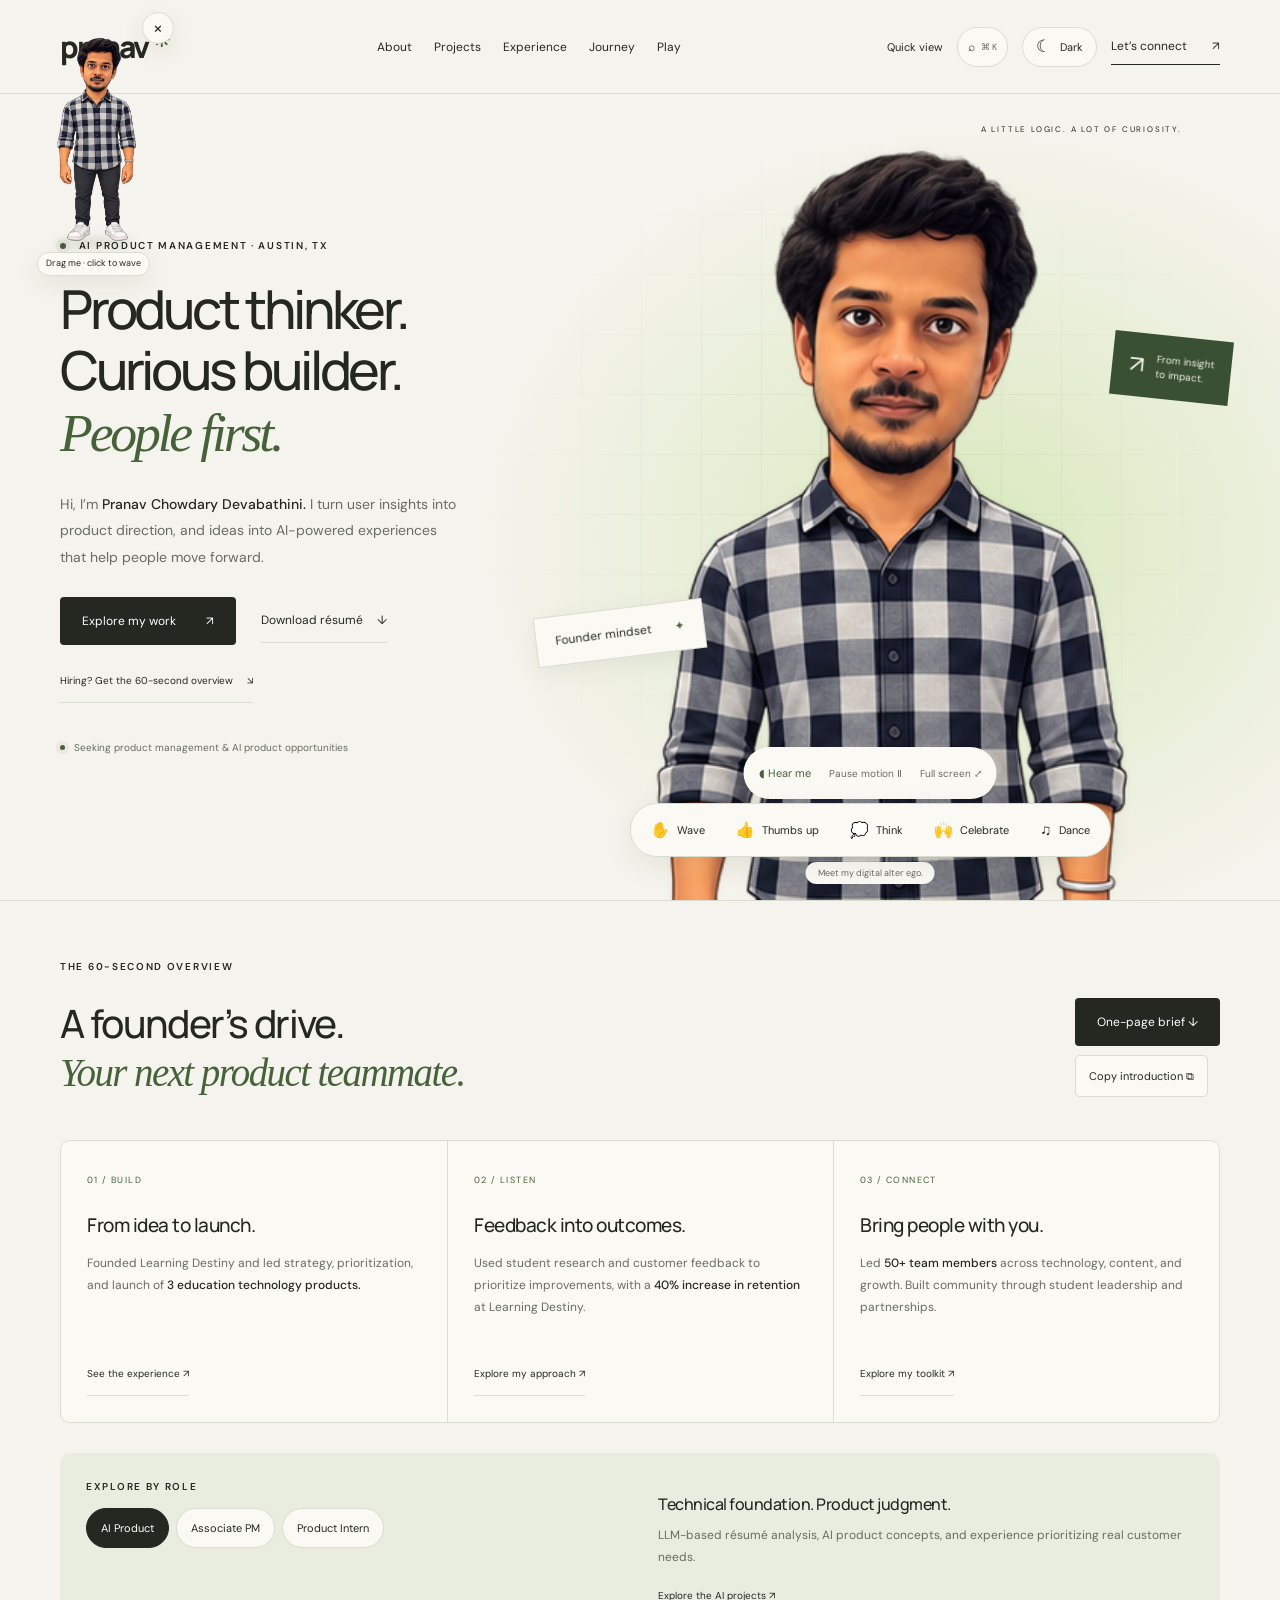
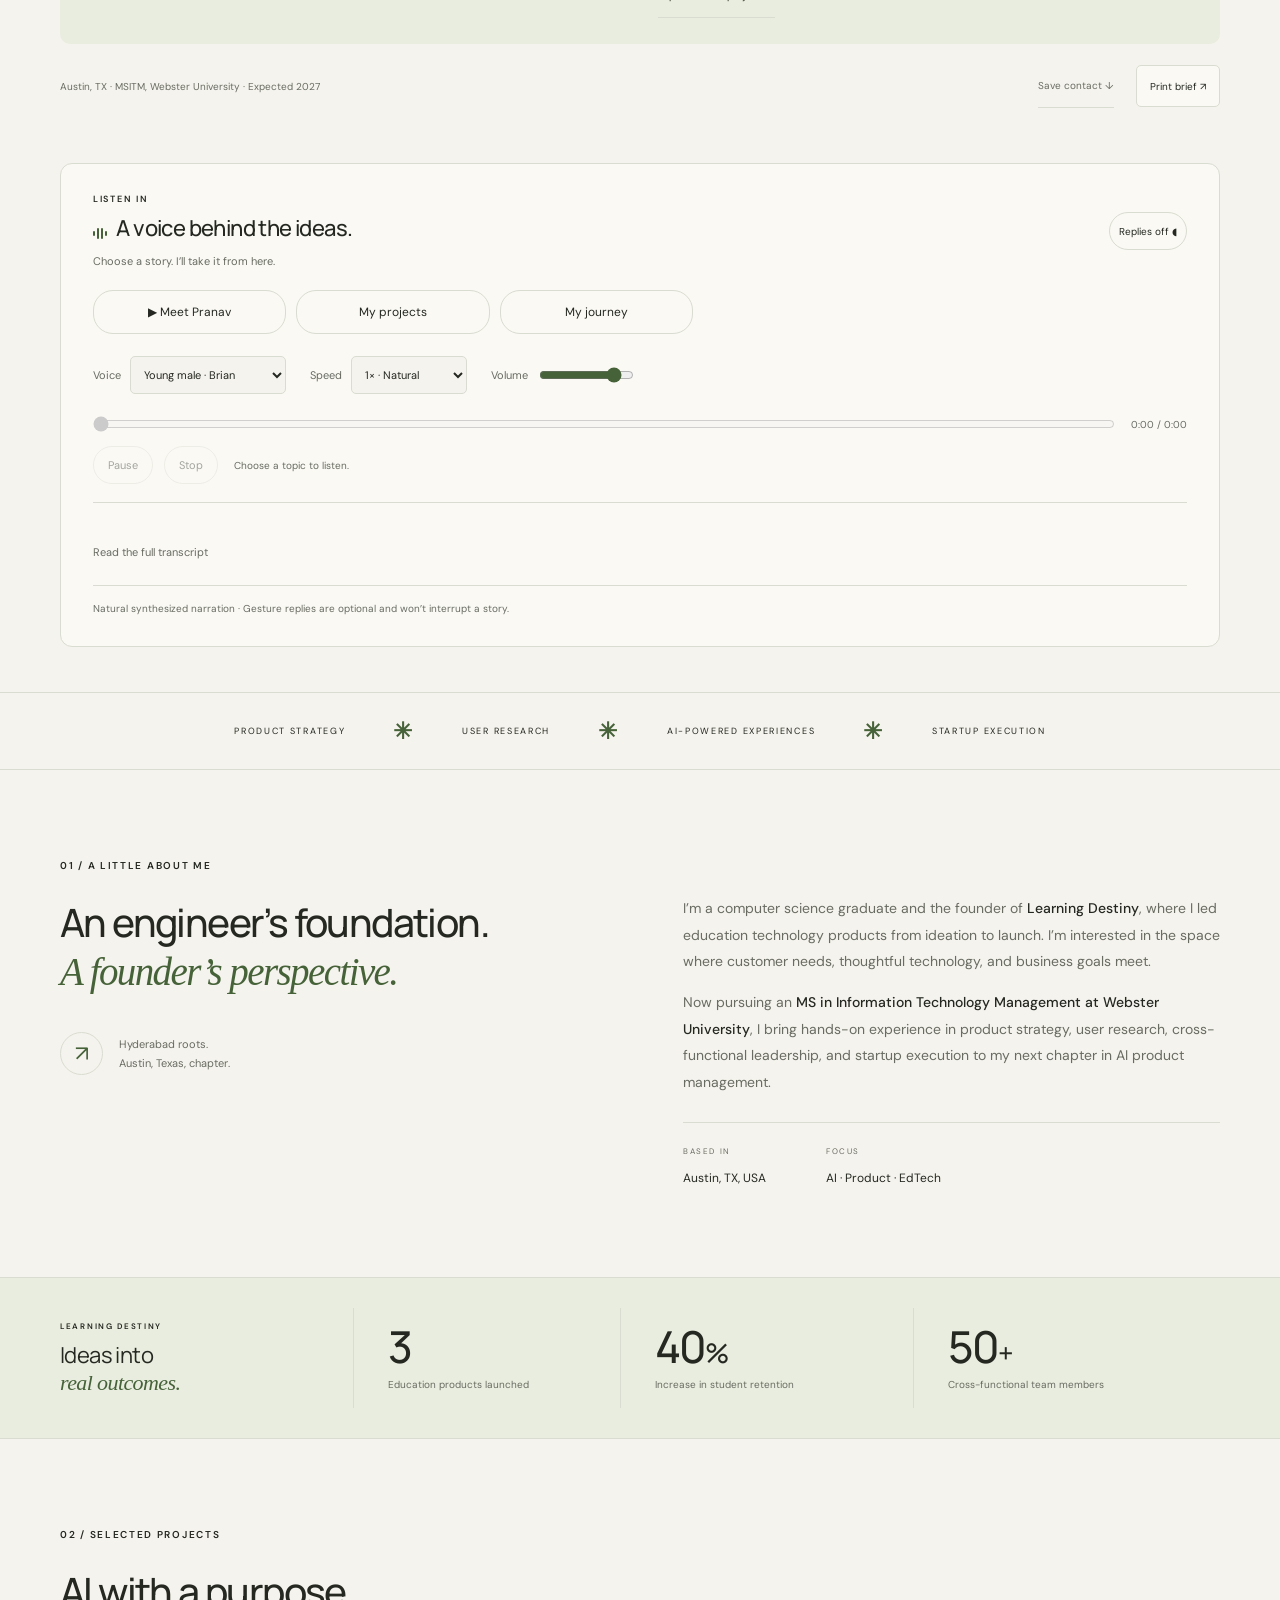
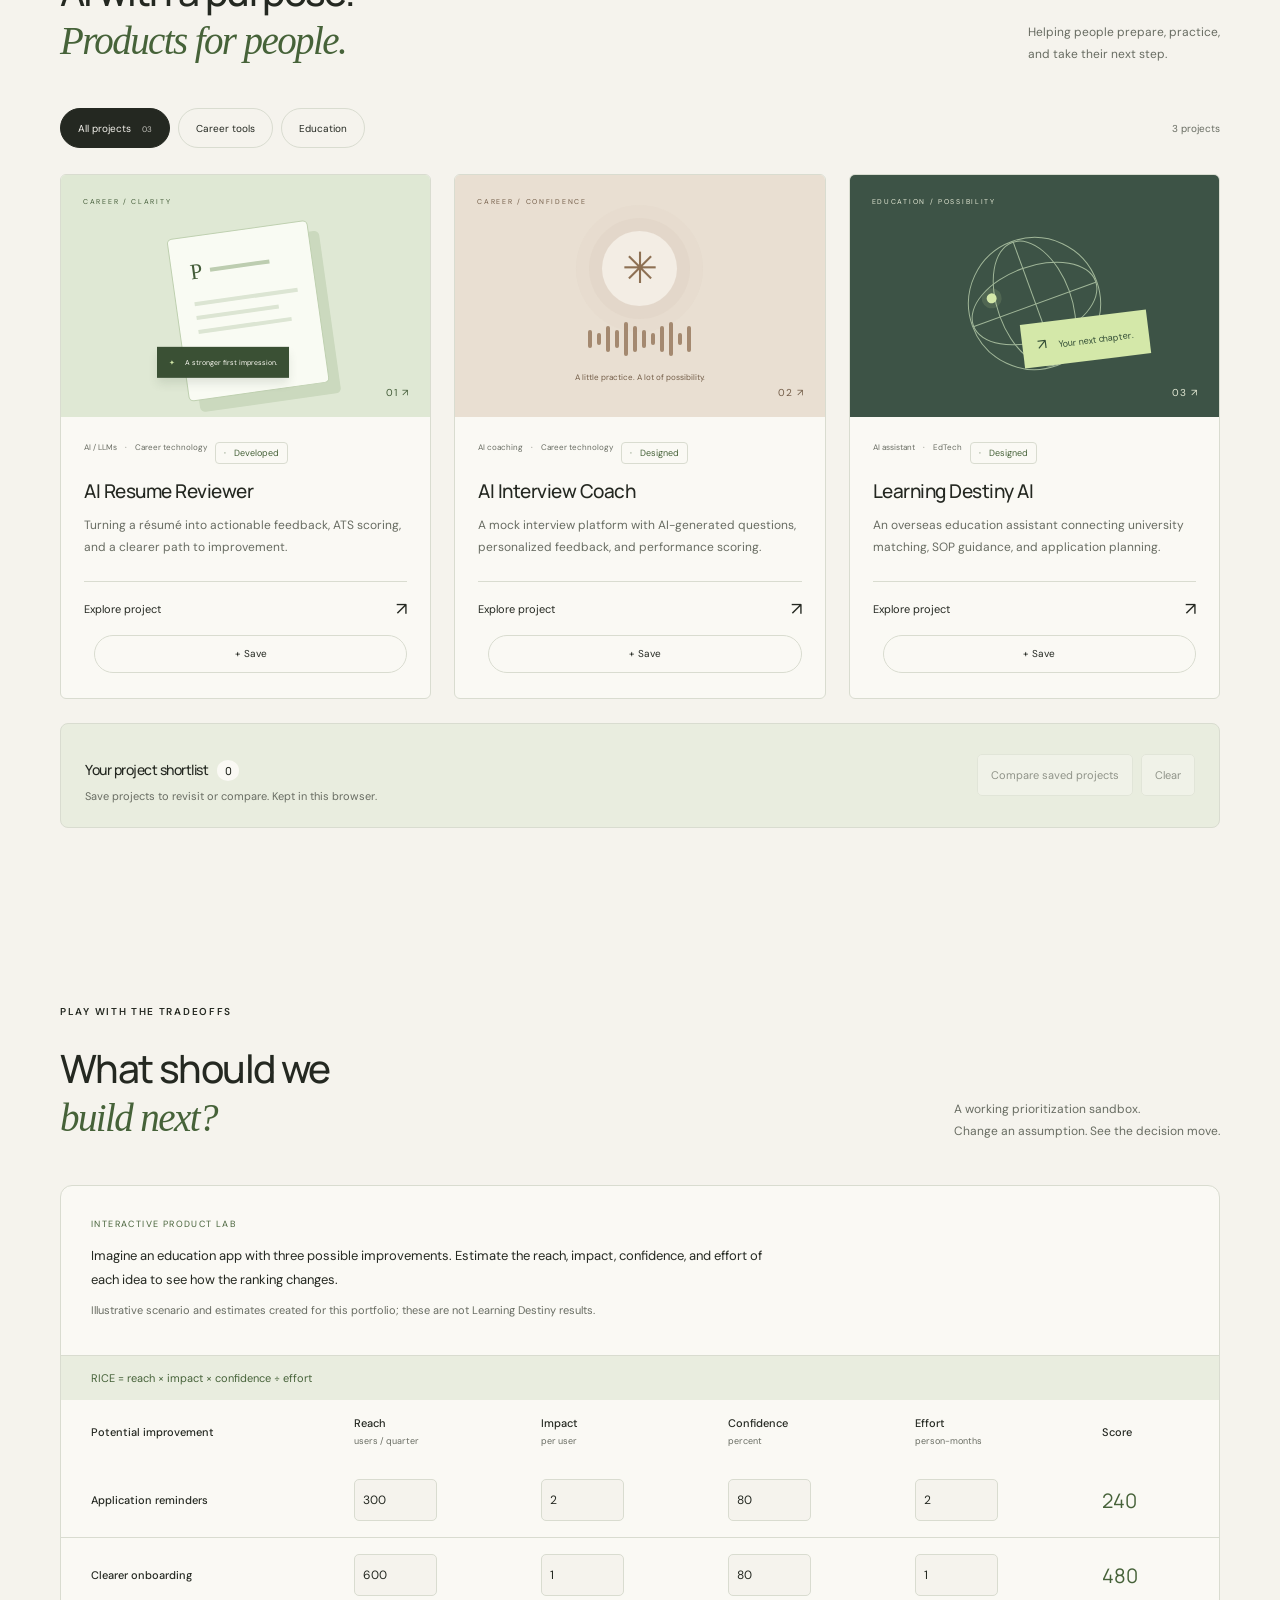
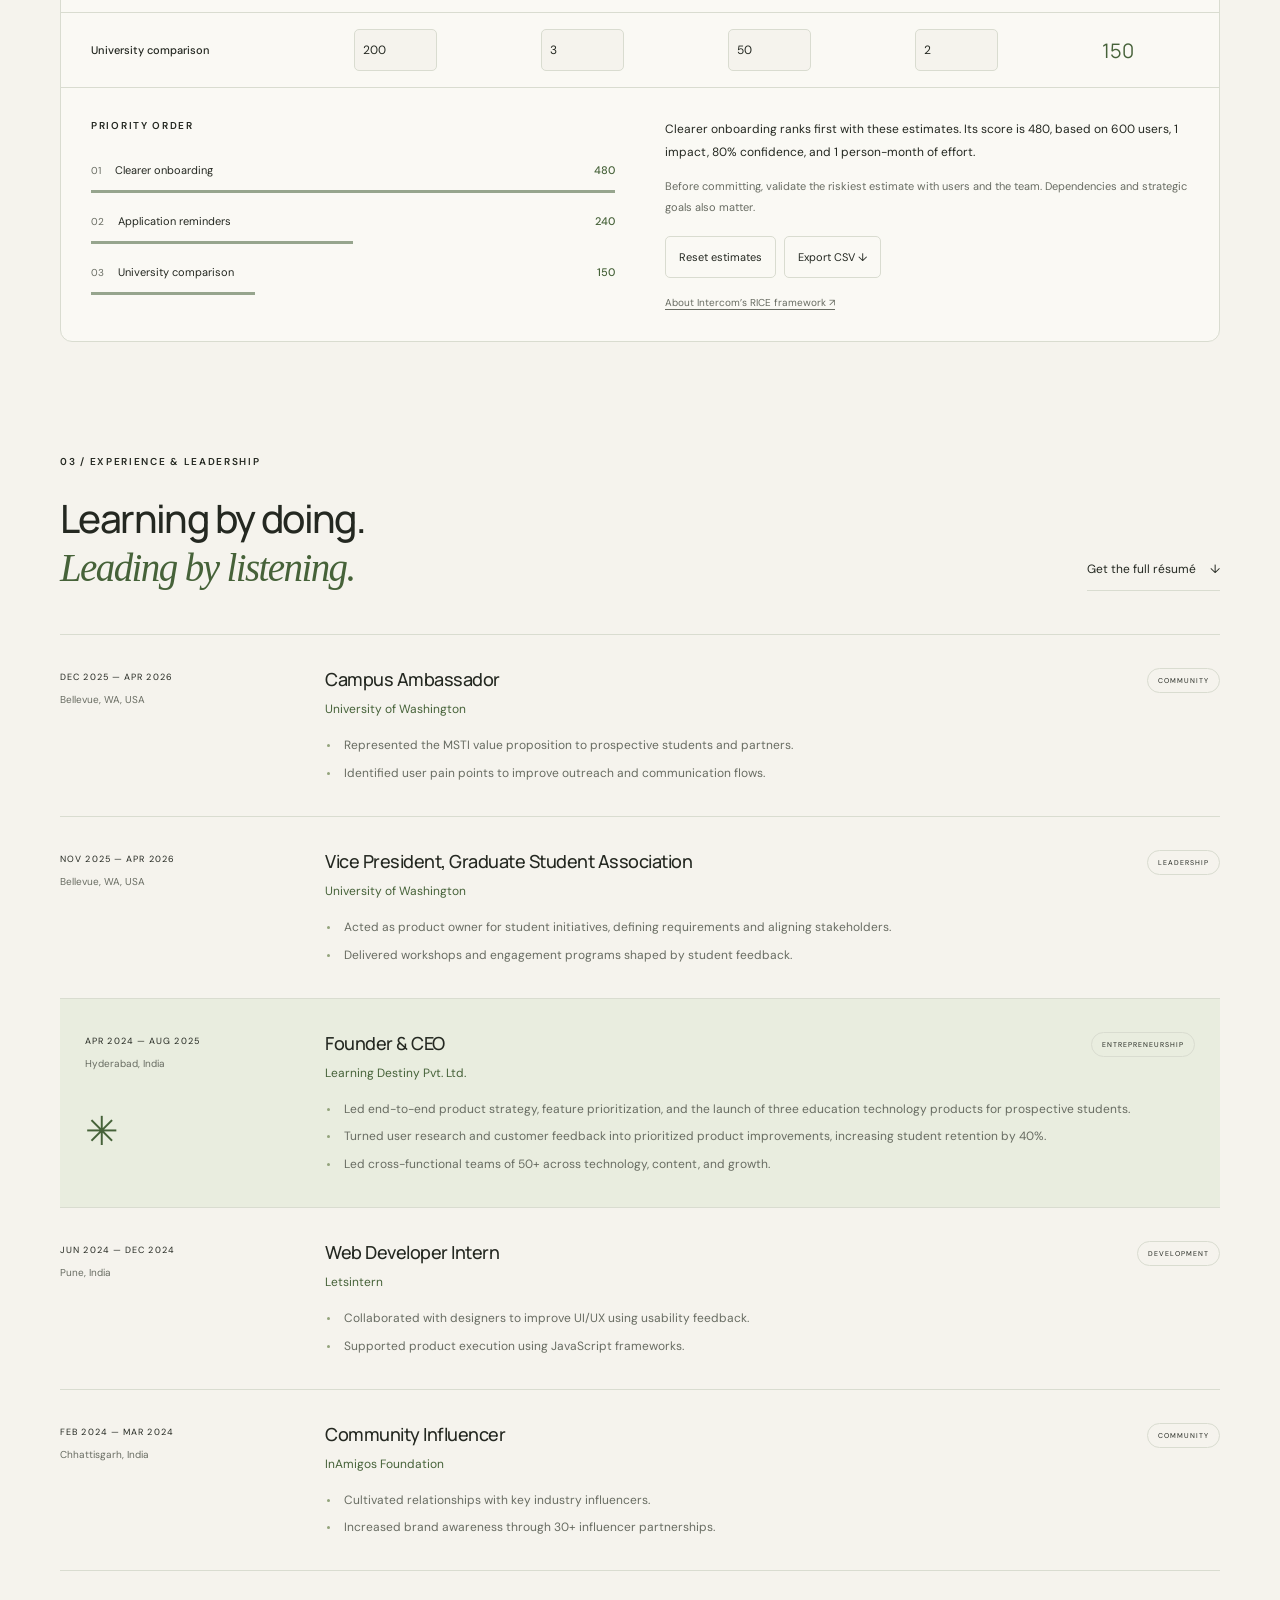
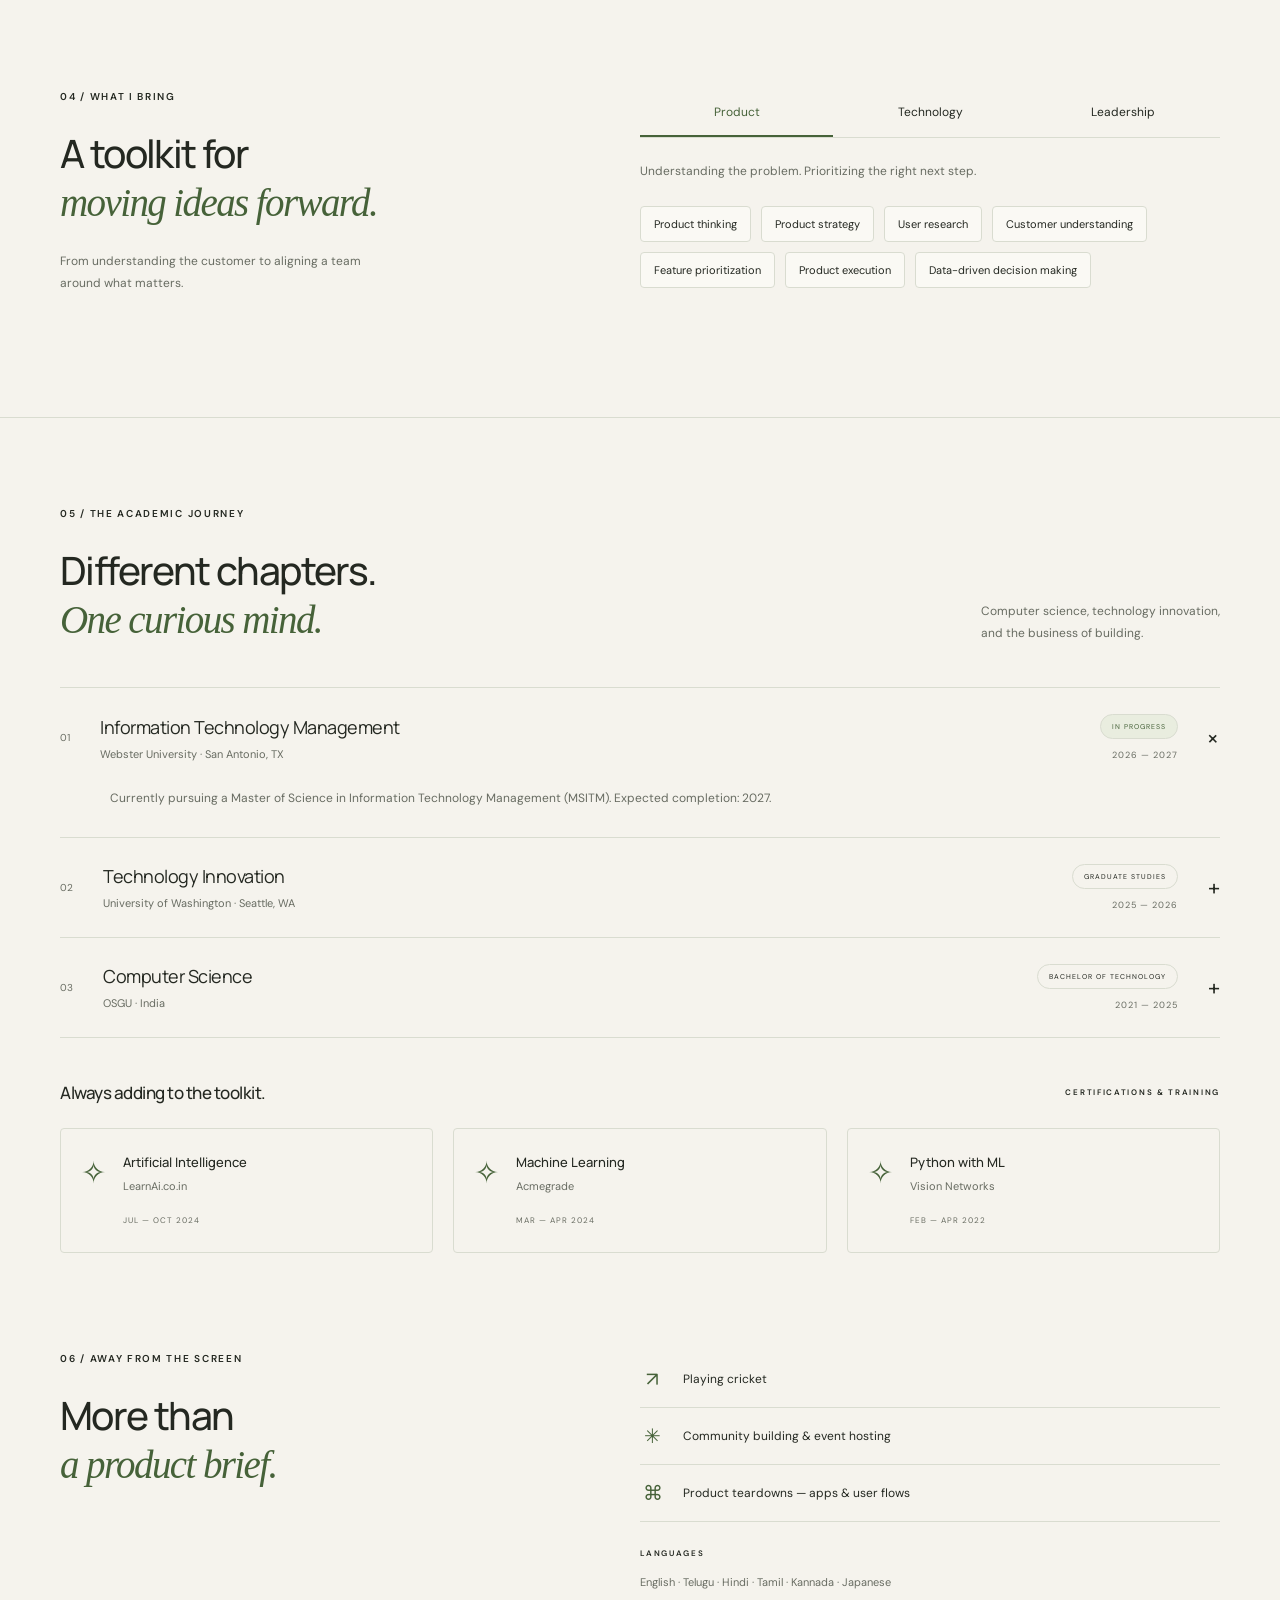
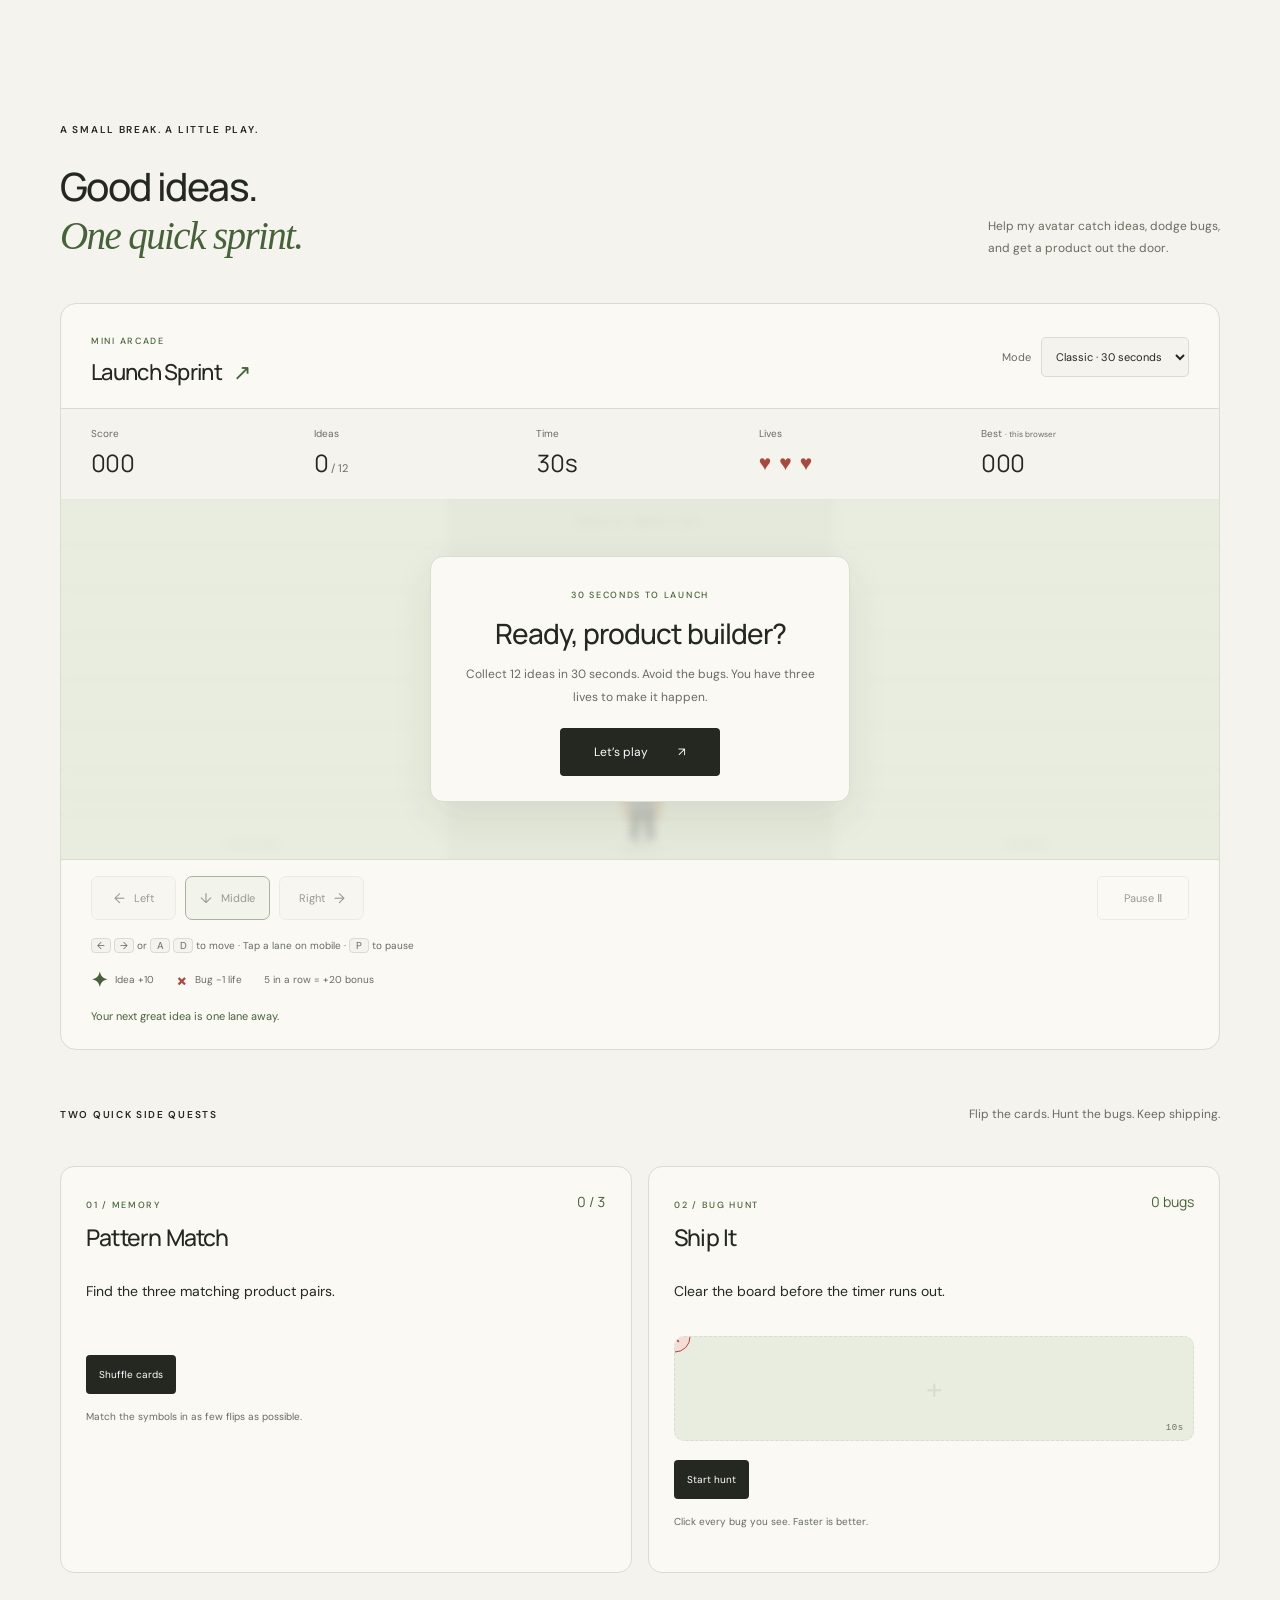
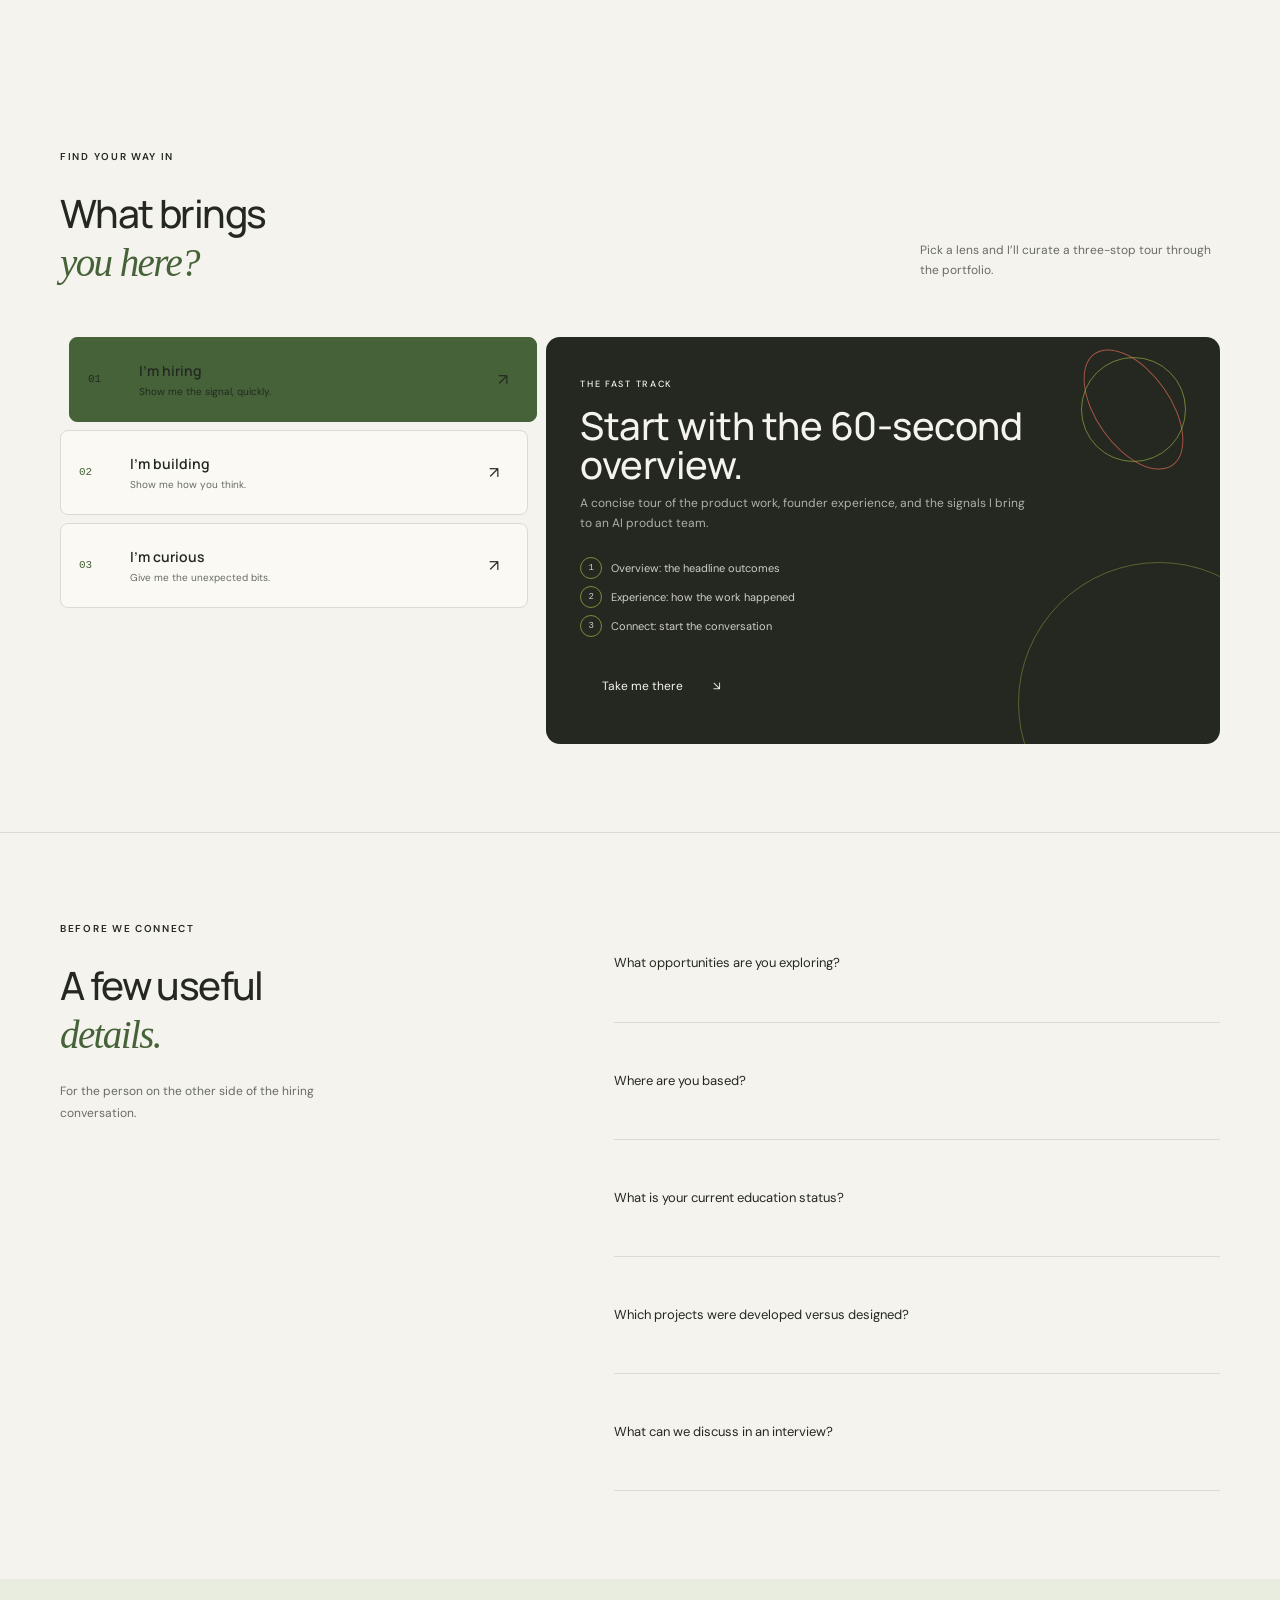
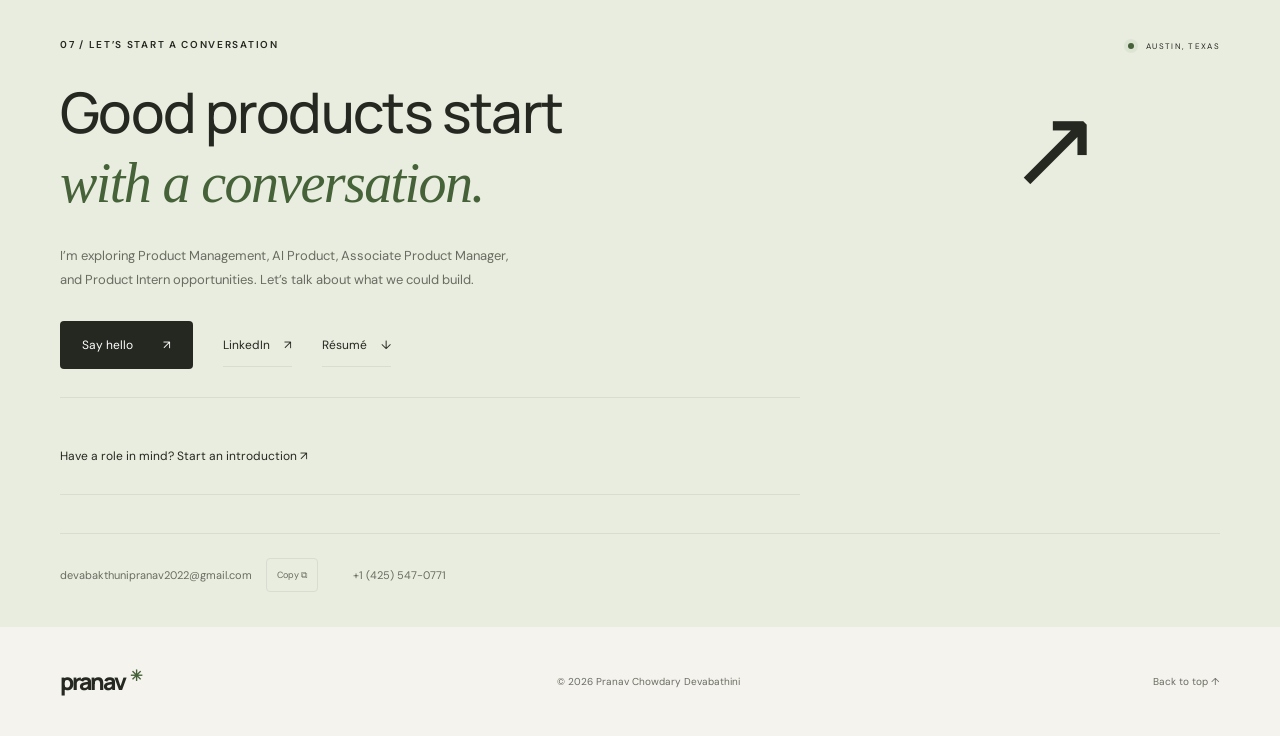
<file: index.html>
<!doctype html>
<html lang="en">
<head>
  <meta charset="UTF-8">
  <meta name="viewport" content="width=device-width, initial-scale=1.0">
  <meta name="description" content="Pranav Chowdary Devabathini — AI product management, founder of Learning Destiny, and MSITM graduate student. Explore my products, experience, and journey.">
  <meta name="theme-color" content="#f5f3ed">
  <meta property="og:title" content="Pranav Devabathini · Product thinker. Curious builder.">
  <meta property="og:description" content="From user insights to AI-powered products. Explore Pranav’s projects, startup experience, and technology journey.">
  <meta property="og:type" content="website">
  <script type="application/ld+json">{"@context":"https://schema.org","@type":"Person","name":"Pranav Chowdary Devabathini","email":"devabakthunipranav2022@gmail.com","sameAs":["https://www.linkedin.com/in/pranavdevabathini"],"knowsAbout":["AI product development","Product strategy","User research","Cross-functional leadership"],"address":{"@type":"PostalAddress","addressLocality":"Austin","addressRegion":"TX","addressCountry":"US"}}</script>
  <title>Pranav Devabathini · AI & Product</title>
  <link rel="icon" href="assets/favicon.svg" type="image/svg+xml">
  <link rel="preconnect" href="https://fonts.googleapis.com">
  <link rel="preconnect" href="https://fonts.gstatic.com" crossorigin>
  <link rel="stylesheet" href="styles.css">
  <link rel="stylesheet" href="avatar.css">
  <link rel="stylesheet" href="themes.css">
  <script src="theme.js"></script>
  <link rel="preload" href="assets/pranav-avatar-sprite.png" as="image">
  <script src="script.js" defer></script>
  <script src="avatar.js" defer></script>
  <script src="voice-data.js" defer></script>
  <script src="voice.js" defer></script>
  <link rel="stylesheet" href="voice.css">
  <link rel="stylesheet" href="recruiter.css">
  <script src="recruiter.js" defer></script>
  <link rel="stylesheet" href="game.css">
  <script src="game.js" defer></script>
  <script src="side-games.js" defer></script>
  <link rel="stylesheet" href="pathfinder.css">
  <script src="pathfinder.js" defer></script>
  <link rel="preload" href="assets/pranav-avatar-talking.png" as="image">
  <link rel="preload" href="assets/pranav-avatar-gestures.png" as="image">
</head>
<body>
  <a class="skip" href="#main">Skip to content</a>
  <div class="reading-progress" aria-hidden="true"></div>
  <header class="header">
    <a class="wordmark" href="#home" aria-label="Pranav, home">pranav<span>✳</span></a>
    <button class="menu-toggle" aria-expanded="false" aria-controls="navigation">Menu <span aria-hidden="true">☰</span></button>
    <nav id="navigation" aria-label="Main navigation">
      <a href="#about">About</a><a href="#projects">Projects</a><a href="#experience">Experience</a><a href="#journey">Journey</a><a href="#play" class="game-shortcut">Play</a>
      <a class="mobile-contact" href="#connect">Let’s connect ↗</a>
    </nav>
    <div class="header-actions"><a class="quick-link" href="#overview">Quick view</a><button type="button" class="search-trigger" data-command-open aria-label="Search portfolio, Command or Control K">⌕ <span>Search</span><kbd>⌘ K</kbd></button><button id="theme-toggle" class="theme-toggle" type="button" aria-label="Switch to dark theme" aria-pressed="false"><span aria-hidden="true">☾</span> <span id="theme-label">Dark</span></button><a class="header-cta" href="#connect">Let’s connect <span aria-hidden="true">↗</span></a></div>
  </header>
  <main id="main">
    <section class="hero" id="home" aria-labelledby="hero-title">
      <div class="hero-copy">
        <p class="eyebrow"><span class="dot"></span> AI PRODUCT MANAGEMENT · AUSTIN, TX</p>
        <h1 id="hero-title">Product thinker.<br>Curious builder.<br><em>People first.</em></h1>
        <p class="intro">Hi, I’m <strong>Pranav Chowdary Devabathini.</strong> I turn user insights into product direction, and ideas into AI-powered experiences that help people move forward.</p>
        <div class="hero-actions"><a class="button" href="#projects">Explore my work <span aria-hidden="true">↗</span></a><a class="text-link" href="assets/pranav-devabathini-resume.pdf" download>Download résumé <span aria-hidden="true">↓</span></a></div>
        <a class="hero-quick text-link" href="#overview">Hiring? Get the 60-second overview <span aria-hidden="true">↘</span></a><div class="availability"><span class="dot"></span><span>Seeking product management & AI product opportunities</span></div>

      </div>
      <div class="portrait-wrap">
        <div class="orbit-label">A LITTLE LOGIC. A LOT OF CURIOSITY.</div>
        <button class="portrait" id="portrait" aria-label="Say hello to Pranav’s animated avatar" aria-describedby="portrait-hint">
          <span class="portrait-grid" aria-hidden="true"></span>
          <span class="portrait-top" aria-hidden="true"><span>THE PERSON BEHIND THE PRODUCT</span><span>↗</span></span>
          <span class="monogram-orbit orbit-one" aria-hidden="true"></span><span class="monogram-orbit orbit-two" aria-hidden="true"></span>
          <span class="avatar-art hero-avatar" aria-hidden="true"></span>
          <span class="portrait-bottom" aria-hidden="true"><span>PRANAV CHOWDARY<br>DEVABATHINI</span><span class="small-star">✳</span></span>
        </button>
        <span class="floating-tag">Founder mindset <span aria-hidden="true">✦</span></span>
        <span class="floating-note"><span aria-hidden="true">↗</span> From insight<br>to impact.</span>
        <div class="portrait-controls"><button type="button" class="hear-me" data-voice-play="intro" id="portrait-hint">◖ Hear me</button><button id="motion" aria-pressed="false">Pause motion <span aria-hidden="true">Ⅱ</span></button><button id="avatar-spotlight" type="button">Full screen ⤢</button></div>
        <div class="gesture-bar" role="group" aria-label="Choose an avatar gesture">
          <button data-gesture="wave" type="button" aria-pressed="false"><span aria-hidden="true">✋</span> Wave</button>
          <button data-gesture="thumbs" type="button" aria-pressed="false"><span aria-hidden="true">👍</span> Thumbs up</button>
          <button data-gesture="think" type="button" aria-pressed="false"><span aria-hidden="true">💭</span> Think</button>
          <button data-gesture="celebrate" type="button" aria-pressed="false"><span aria-hidden="true">🙌</span> Celebrate</button>
          <button data-gesture="dance" type="button" aria-pressed="false"><span aria-hidden="true">♫</span> Dance</button>
        </div><p class="gesture-status" id="gesture-status" role="status">Meet my digital alter ego.</p>
      </div>
    </section>

    <section id="overview" class="section recruiter-overview" aria-labelledby="overview-title">
      <div class="section-heading"><div><p class="eyebrow">THE 60-SECOND OVERVIEW</p><h2 id="overview-title">A founder’s drive.<br><em>Your next product teammate.</em></h2></div><div class="overview-tools"><a class="button" href="assets/pranav-recruiter-brief.pdf" download>One-page brief ↓</a><button class="subtle-button" type="button" id="copy-summary">Copy introduction ⧉</button></div></div>
      <div class="overview-grid">
        <article class="overview-card"><span class="overview-number">01 / BUILD</span><h3>From idea to launch.</h3><p>Founded Learning Destiny and led strategy, prioritization, and launch of <strong>3 education technology products.</strong></p><a class="text-link" href="#founder-experience">See the experience ↗</a></article>
        <article class="overview-card"><span class="overview-number">02 / LISTEN</span><h3>Feedback into outcomes.</h3><p>Used student research and customer feedback to prioritize improvements, with a <strong>40% increase in retention</strong> at Learning Destiny.</p><a class="text-link" href="#experience">Explore my approach ↗</a></article>
        <article class="overview-card"><span class="overview-number">03 / CONNECT</span><h3>Bring people with you.</h3><p>Led <strong>50+ team members</strong> across technology, content, and growth. Built community through student leadership and partnerships.</p><a class="text-link" href="#skills">Explore my toolkit ↗</a></article>
      </div>
      <div class="role-fit"><div><p class="eyebrow">EXPLORE BY ROLE</p><div class="role-options" role="group" aria-label="Choose a product role"><button type="button" data-role-fit="ai" aria-pressed="true">AI Product</button><button type="button" data-role-fit="apm" aria-pressed="false">Associate PM</button><button type="button" data-role-fit="intern" aria-pressed="false">Product Intern</button></div></div><div id="role-evidence" aria-live="polite"><h3>Technical foundation. Product judgment.</h3><p>LLM-based résumé analysis, AI product concepts, and experience prioritizing real customer needs.</p><a class="text-link" href="#projects">Explore the AI projects ↗</a></div></div>
      <div class="overview-foot"><span>Austin, TX · MSITM, Webster University · Expected 2027</span><span id="summary-status" role="status"></span><a href="assets/pranav-devabathini.vcf" download class="text-link">Save contact ↓</a><button type="button" id="print-brief" class="subtle-button">Print brief ↗</button></div>
    </section>
    <section class="voice-section" id="listen" aria-labelledby="listen-title">
      <div class="voice-box">
        <div class="voice-heading"><div><p class="eyebrow">LISTEN IN</p><h2 id="listen-title"><span class="voice-bars" aria-hidden="true"><i></i><i></i><i></i><i></i></span> A voice behind the ideas.</h2><p>Choose a story. I’ll take it from here.</p></div><button data-voice-toggle type="button" aria-pressed="false">Replies off ◖</button></div>
        <div class="voice-topics" role="group" aria-label="Narration topics"><button data-voice-play="intro" type="button">▶ Meet Pranav</button><button data-voice-play="projects" type="button">My projects</button><button data-voice-play="journey" type="button">My journey</button></div>
        <div class="voice-settings"><label>Voice<select data-voice-choice aria-label="Narration voice"><option value="young" selected>Young male · Brian</option><option value="india">Indian English · Prabhat</option><option value="us">US English · Guy</option></select></label><label>Speed<select data-voice-rate aria-label="Narration speed"><option value="0.85">0.85× · Relaxed</option><option value="1" selected>1× · Natural</option><option value="1.15">1.15× · Brisk</option></select></label><label>Volume<input data-voice-volume type="range" min="0" max="100" value="85" aria-label="Narration volume"></label></div>
        <div class="voice-progress"><input data-voice-seek type="range" min="0" max="1" step="0.1" value="0" disabled aria-label="Narration playback position"><span data-voice-time>0:00 / 0:00</span></div>
        <div class="voice-transport"><button data-voice-pause type="button" disabled>Pause</button><button data-voice-stop type="button" disabled>Stop</button><span data-voice-status role="status">Choose a topic to listen.</span></div>
        <details class="voice-transcript"><summary>Read the full transcript</summary><p data-voice-transcript>Hi, I’m Pranav. I build AI-powered products, and I’m the founder of Learning Destiny. I started in Hyderabad, and I’m now based in Austin, Texas. I’m pursuing a master’s in Information Technology Management at Webster University. Explore my projects, or say hello. I’d love to connect.</p></details>
        <p class="voice-footnote">Natural synthesized narration · Gesture replies are optional and won’t interrupt a story.</p>
      </div>
    </section>
    <div class="ticker" aria-hidden="true"><span>PRODUCT STRATEGY</span><b>✳</b><span>USER RESEARCH</span><b>✳</b><span>AI-POWERED EXPERIENCES</span><b>✳</b><span>STARTUP EXECUTION</span></div>

    <section id="about" class="section about" aria-labelledby="about-title">
      <div><p class="eyebrow">01 / A LITTLE ABOUT ME</p><h2 id="about-title">An engineer’s foundation.<br><em>A founder’s perspective.</em></h2><div class="location-stamp"><span aria-hidden="true">↗</span><span>Hyderabad roots.<br>Austin, Texas, chapter.</span></div></div>
      <div class="about-copy"><p>I’m a computer science graduate and the founder of <strong>Learning Destiny</strong>, where I led education technology products from ideation to launch. I’m interested in the space where customer needs, thoughtful technology, and business goals meet.</p><p>Now pursuing an <strong>MS in Information Technology Management at Webster University</strong>, I bring hands-on experience in product strategy, user research, cross-functional leadership, and startup execution to my next chapter in AI product management.</p><div class="facts"><div><small>BASED IN</small><span>Austin, TX, USA</span></div><div><small>FOCUS</small><span>AI · Product · EdTech</span></div></div></div>
    </section>
    <div class="impact-strip" aria-label="Highlights from Learning Destiny"><div class="impact-context"><span class="eyebrow">LEARNING DESTINY</span><p>Ideas into<br><em>real outcomes.</em></p></div><div><strong>3</strong><span>Education products launched</span></div><div><strong>40<span>%</span></strong><span>Increase in student retention</span></div><div><strong>50<span>+</span></strong><span>Cross-functional team members</span></div></div>

    <section id="projects" class="section projects" aria-labelledby="projects-title">
      <div class="section-heading"><div><p class="eyebrow">02 / SELECTED PROJECTS</p><h2 id="projects-title">AI with a purpose.<br><em>Products for people.</em></h2></div><p>Helping people prepare, practice,<br>and take their next step.</p></div>
      <div class="filter-bar"><div class="filters" role="group" aria-label="Filter projects"><button class="filter active" data-filter="all" aria-pressed="true">All projects <span>03</span></button><button class="filter" data-filter="career" aria-pressed="false">Career tools</button><button class="filter" data-filter="education" aria-pressed="false">Education</button></div><span class="project-count" id="project-count" role="status">3 projects</span></div>
      <div class="cards">
        <article class="project-card" data-category="career">
          <div class="project-art resume-art" aria-hidden="true"><span class="art-label">CAREER / CLARITY</span><div class="resume-visual"><div class="document-icon">P<span></span></div><div class="mock-lines"><i></i><i></i><i></i></div><div class="review-note"><span>✦</span> A stronger first impression.</div></div><span class="art-corner">01 ↗</span></div>
          <div class="card-caption"><div class="tags"><span>AI / LLMs</span><span>Career technology</span></div><h3>AI Resume Reviewer</h3><p>Turning a résumé into actionable feedback, ATS scoring, and a clearer path to improvement.</p><button class="project-open" data-project="resume">Explore project <span aria-hidden="true">↗</span></button></div>
        </article>
        <article class="project-card" data-category="career">
          <div class="project-art interview-art" aria-hidden="true"><span class="art-label">CAREER / CONFIDENCE</span><div class="interview-visual"><div class="audio-orb">✳</div><div class="waveform"><i></i><i></i><i></i><i></i><i></i><i></i><i></i><i></i><i></i><i></i><i></i><i></i></div><span>A little practice. A lot of possibility.</span></div><span class="art-corner">02 ↗</span></div>
          <div class="card-caption"><div class="tags"><span>AI coaching</span><span>Career technology</span></div><h3>AI Interview Coach</h3><p>A mock interview platform with AI-generated questions, personalized feedback, and performance scoring.</p><button class="project-open" data-project="interview">Explore project <span aria-hidden="true">↗</span></button></div>
        </article>
        <article class="project-card" data-category="education">
          <div class="project-art education-art" aria-hidden="true"><span class="art-label">EDUCATION / POSSIBILITY</span><div class="education-visual"><div class="globe"><span></span><span></span><span></span></div><div class="destination"><span>↗</span> Your next chapter.</div></div><span class="art-corner">03 ↗</span></div>
          <div class="card-caption"><div class="tags"><span>AI assistant</span><span>EdTech</span></div><h3>Learning Destiny AI</h3><p>An overseas education assistant connecting university matching, SOP guidance, and application planning.</p><button class="project-open" data-project="destiny">Explore project <span aria-hidden="true">↗</span></button></div>
        </article>
      </div>
      <div class="shortlist-panel"><div><h3>Your project shortlist <span id="shortlist-count">0</span></h3><p>Save projects to revisit or compare. Kept in this browser.</p></div><div class="shortlist-actions"><button type="button" id="compare-projects" class="subtle-button" disabled>Compare saved projects</button><button type="button" id="clear-shortlist" class="subtle-button" disabled>Clear</button></div><p id="shortlist-status" role="status"></p></div>
      <noscript><p>For more project details, <a class="text-link" href="assets/pranav-devabathini-resume.pdf">read my résumé ↗</a>.</p></noscript>
    </section>


    <section id="product-lab" class="section product-lab" aria-labelledby="lab-title">
      <div class="section-heading"><div><p class="eyebrow">PLAY WITH THE TRADEOFFS</p><h2 id="lab-title">What should we<br><em>build next?</em></h2></div><p>A working prioritization sandbox.<br>Change an assumption. See the decision move.</p></div>
      <div class="lab-shell"><div class="lab-intro"><span class="lab-badge">INTERACTIVE PRODUCT LAB</span><p>Imagine an education app with three possible improvements. Estimate the reach, impact, confidence, and effort of each idea to see how the ranking changes.</p><p class="lab-note">Illustrative scenario and estimates created for this portfolio; these are not Learning Destiny results.</p></div>
      <div class="rice-table-wrap" tabindex="0" role="region" aria-label="Edit prioritization estimates"><table class="rice-table"><caption>RICE = reach × impact × confidence ÷ effort</caption><thead><tr><th scope="col">Potential improvement</th><th scope="col">Reach<small>users / quarter</small></th><th scope="col">Impact<small>per user</small></th><th scope="col">Confidence<small>percent</small></th><th scope="col">Effort<small>person-months</small></th><th scope="col">Score</th></tr></thead><tbody id="rice-inputs"></tbody></table></div>
      <div class="lab-results"><div><p class="eyebrow">PRIORITY ORDER</p><ol id="rice-ranking" aria-label="Ranked product ideas"></ol></div><div class="lab-decision"><p id="rice-insight" role="status"></p><p>Before committing, validate the riskiest estimate with users and the team. Dependencies and strategic goals also matter.</p><div class="lab-actions"><button type="button" id="rice-reset" class="subtle-button">Reset estimates</button><button type="button" id="rice-export" class="subtle-button">Export CSV ↓</button></div><a class="framework-link" href="https://www.intercom.com/blog/rice-simple-prioritization-for-product-managers/" target="_blank" rel="noopener noreferrer">About Intercom’s RICE framework ↗</a></div></div></div>
    </section>
    <section id="experience" class="section experience" aria-labelledby="experience-title">
      <div class="section-heading"><div><p class="eyebrow">03 / EXPERIENCE & LEADERSHIP</p><h2 id="experience-title">Learning by doing.<br><em>Leading by listening.</em></h2></div><a class="text-link" href="assets/pranav-devabathini-resume.pdf" download>Get the full résumé <span aria-hidden="true">↓</span></a></div>
      <div class="experience-list">
        <article class="experience-row"><div class="role-meta"><span>DEC 2025 — APR 2026</span><small>Bellevue, WA, USA</small></div><div class="role-content"><div class="role-heading"><h3>Campus Ambassador</h3><span class="role-tag">COMMUNITY</span></div><p class="organization">University of Washington</p><ul><li>Represented the MSTI value proposition to prospective students and partners.</li><li>Identified user pain points to improve outreach and communication flows.</li></ul></div></article>
        <article class="experience-row"><div class="role-meta"><span>NOV 2025 — APR 2026</span><small>Bellevue, WA, USA</small></div><div class="role-content"><div class="role-heading"><h3>Vice President, Graduate Student Association</h3><span class="role-tag">LEADERSHIP</span></div><p class="organization">University of Washington</p><ul><li>Acted as product owner for student initiatives, defining requirements and aligning stakeholders.</li><li>Delivered workshops and engagement programs shaped by student feedback.</li></ul></div></article>
        <article class="experience-row featured-role" id="founder-experience"><div class="role-meta"><span>APR 2024 — AUG 2025</span><small>Hyderabad, India</small><span class="founder-mark" aria-hidden="true">✳</span></div><div class="role-content"><div class="role-heading"><h3>Founder & CEO</h3><span class="role-tag">ENTREPRENEURSHIP</span></div><p class="organization">Learning Destiny Pvt. Ltd.</p><ul><li>Led end-to-end product strategy, feature prioritization, and the launch of three education technology products for prospective students.</li><li>Turned user research and customer feedback into prioritized product improvements, increasing student retention by 40%.</li><li>Led cross-functional teams of 50+ across technology, content, and growth.</li></ul></div></article>
        <article class="experience-row"><div class="role-meta"><span>JUN 2024 — DEC 2024</span><small>Pune, India</small></div><div class="role-content"><div class="role-heading"><h3>Web Developer Intern</h3><span class="role-tag">DEVELOPMENT</span></div><p class="organization">Letsintern</p><ul><li>Collaborated with designers to improve UI/UX using usability feedback.</li><li>Supported product execution using JavaScript frameworks.</li></ul></div></article>
        <article class="experience-row"><div class="role-meta"><span>FEB 2024 — MAR 2024</span><small>Chhattisgarh, India</small></div><div class="role-content"><div class="role-heading"><h3>Community Influencer</h3><span class="role-tag">COMMUNITY</span></div><p class="organization">InAmigos Foundation</p><ul><li>Cultivated relationships with key industry influencers.</li><li>Increased brand awareness through 30+ influencer partnerships.</li></ul></div></article>
      </div>
    </section>

    <section id="skills" class="section skills" aria-labelledby="skills-title"><div class="skills-intro"><p class="eyebrow">04 / WHAT I BRING</p><h2 id="skills-title">A toolkit for<br><em>moving ideas forward.</em></h2><p>From understanding the customer to aligning a team around what matters.</p></div><div class="skills-content"><div class="skill-tabs" role="tablist" aria-label="Skill categories"><button role="tab" id="tab-product" aria-selected="true" aria-controls="panel-product" data-tab="product">Product</button><button role="tab" id="tab-technology" aria-selected="false" aria-controls="panel-technology" tabindex="-1" data-tab="technology">Technology</button><button role="tab" id="tab-leadership" aria-selected="false" aria-controls="panel-leadership" tabindex="-1" data-tab="leadership">Leadership</button></div>
      <div class="skill-panel" id="panel-product" role="tabpanel" aria-labelledby="tab-product" tabindex="0"><p>Understanding the problem. Prioritizing the right next step.</p><ul class="skill-chips"><li>Product thinking</li><li>Product strategy</li><li>User research</li><li>Customer understanding</li><li>Feature prioritization</li><li>Product execution</li><li>Data-driven decision making</li></ul></div>
      <div class="skill-panel" id="panel-technology" role="tabpanel" aria-labelledby="tab-technology" tabindex="0" hidden><p>A computer science foundation applied to AI-powered experiences.</p><ul class="skill-chips"><li>AI product development</li><li>LLM-based applications</li><li>Development process</li><li>JavaScript frameworks</li><li>UI/UX collaboration</li><li>Python & machine learning training</li></ul></div>
      <div class="skill-panel" id="panel-leadership" role="tabpanel" aria-labelledby="tab-leadership" tabindex="0" hidden><p>Bringing people together around a shared product direction.</p><ul class="skill-chips"><li>Cross-functional leadership</li><li>Stakeholder alignment</li><li>Startup execution</li><li>Community building</li><li>Workshops & events</li><li>Partnership development</li></ul></div>
    </div></section>

    <section id="journey" class="section journey" aria-labelledby="journey-title"><div class="section-heading"><div><p class="eyebrow">05 / THE ACADEMIC JOURNEY</p><h2 id="journey-title">Different chapters.<br><em>One curious mind.</em></h2></div><p>Computer science, technology innovation,<br>and the business of building.</p></div><div class="timeline">
      <details open><summary><span class="chapter">01</span><span class="degree">Information Technology Management<small>Webster University · San Antonio, TX</small></span><span class="degree-meta"><span class="degree-type current">IN PROGRESS</span><span>2026 — 2027</span></span><span class="expand" aria-hidden="true">+</span></summary><div class="chapter-body"><p>Currently pursuing a Master of Science in Information Technology Management (MSITM). Expected completion: 2027.</p></div></details>
      <details><summary><span class="chapter">02</span><span class="degree">Technology Innovation<small>University of Washington · Seattle, WA</small></span><span class="degree-meta"><span class="degree-type">GRADUATE STUDIES</span><span>2025 — 2026</span></span><span class="expand" aria-hidden="true">+</span></summary><div class="chapter-body"><p>Completed two graduate quarters in the Master of Science in Technology Innovation (MSTI) program before discontinuing my studies.</p></div></details>
      <details><summary><span class="chapter">03</span><span class="degree">Computer Science<small>OSGU · India</small></span><span class="degree-meta"><span class="degree-type">BACHELOR OF TECHNOLOGY</span><span>2021 — 2025</span></span><span class="expand" aria-hidden="true">+</span></summary><div class="chapter-body"><p>Bachelor of Technology in Computer Science — the engineering foundation behind my work in product development and AI.</p></div></details>
    </div>
    <div class="certification-heading"><h3>Always adding to the toolkit.</h3><span class="eyebrow">CERTIFICATIONS & TRAINING</span></div><div class="certifications"><article><span aria-hidden="true">✧</span><div><h4>Artificial Intelligence</h4><p>LearnAi.co.in</p><small>JUL — OCT 2024</small></div></article><article><span aria-hidden="true">✧</span><div><h4>Machine Learning</h4><p>Acmegrade</p><small>MAR — APR 2024</small></div></article><article><span aria-hidden="true">✧</span><div><h4>Python with ML</h4><p>Vision Networks</p><small>FEB — APR 2022</small></div></article></div>
    </section>

    <section class="section beyond" aria-labelledby="beyond-title"><div><p class="eyebrow">06 / AWAY FROM THE SCREEN</p><h2 id="beyond-title">More than<br><em>a product brief.</em></h2></div><div class="beyond-content"><div class="interest-list"><span><b aria-hidden="true">↗</b> Playing cricket</span><span><b aria-hidden="true">✳</b> Community building & event hosting</span><span><b aria-hidden="true">⌘</b> Product teardowns — apps & user flows</span></div><div class="languages"><span class="eyebrow">LANGUAGES</span><p>English · Telugu · Hindi · Tamil · Kannada · Japanese</p></div></div></section>


    <section id="play" class="section game-section" aria-labelledby="game-title">
      <div class="section-heading"><div><p class="eyebrow">A SMALL BREAK. A LITTLE PLAY.</p><h2 id="game-title">Good ideas.<br><em>One quick sprint.</em></h2></div><p>Help my avatar catch ideas, dodge bugs,<br>and get a product out the door.</p></div>
      <div class="game-shell">
        <div class="game-topbar"><div><span class="game-badge">MINI ARCADE</span><h3>Launch Sprint <span aria-hidden="true">↗</span></h3></div><label class="game-mode-label">Mode<select id="game-mode"><option value="classic">Classic · 30 seconds</option><option value="relaxed">Relaxed · no timer</option></select></label></div>
        <dl class="game-scoreboard"><div><dt>Score</dt><dd id="game-score">000</dd></div><div><dt>Ideas</dt><dd><span id="game-ideas">0</span><small> / 12</small></dd></div><div><dt id="game-time-label">Time</dt><dd id="game-time">30<small>s</small></dd></div><div><dt>Lives</dt><dd id="game-lives" aria-label="3 lives"><span aria-hidden="true">♥ ♥ ♥</span></dd></div><div><dt>Best <span class="game-local">· this browser</span></dt><dd id="game-best">000</dd></div></dl>
        <div id="game-board" class="game-board" tabindex="0" role="group" aria-label="Launch Sprint play area" aria-describedby="game-instructions" data-state="idle">
          <div class="game-lane-grid" aria-hidden="true"><span></span><span></span><span></span></div>
          <div class="game-horizon" aria-hidden="true">IDEAS IN. IMPACT OUT.</div>
          <div id="game-tokens" aria-hidden="true"></div>
          <div class="game-catch-line" aria-hidden="true"></div>
          <div id="game-player" class="game-player" aria-hidden="true"><span class="game-avatar-art"></span><span class="game-player-shadow"></span></div>
          <div class="game-lane-names" aria-hidden="true"><span>DISCOVER</span><span>BUILD</span><span>LAUNCH</span></div>
          <div id="game-overlay" class="game-overlay"><div class="game-overlay-card"><span id="game-overlay-kicker" class="game-badge">30 SECONDS TO LAUNCH</span><h3 id="game-overlay-title">Ready, product builder?</h3><p id="game-overlay-text">Collect 12 ideas. Avoid the bugs. You have three lives to make it happen.</p><button id="game-start" type="button" class="button">Let’s play <span aria-hidden="true">↗</span></button><button id="game-reset" type="button" hidden>Start over</button></div></div>
        </div>
        <div class="game-control-deck"><div class="game-lane-controls" role="group" aria-label="Choose a game lane"><button type="button" data-game-lane="0" aria-label="Move to left lane" aria-pressed="false" disabled>← <span>Left</span></button><button type="button" data-game-lane="1" aria-label="Move to middle lane" aria-pressed="true" disabled>↓ <span>Middle</span></button><button type="button" data-game-lane="2" aria-label="Move to right lane" aria-pressed="false" disabled><span>Right</span> →</button></div><button id="game-pause" type="button" class="subtle-button" disabled>Pause Ⅱ</button></div>
        <div class="game-foot"><p id="game-instructions"><kbd>←</kbd> <kbd>→</kbd> or <kbd>A</kbd> <kbd>D</kbd> to move · Tap a lane on mobile · <kbd>P</kbd> to pause</p><div class="game-legend"><span><b class="game-idea-symbol" aria-hidden="true">✦</b> Idea +10</span><span><b class="game-bug-symbol" aria-hidden="true">×</b> Bug −1 life</span><span>5 in a row = +20 bonus</span></div><p id="game-feedback" role="status" aria-live="polite">Your next great idea is one lane away.</p></div>
      </div>
      <div class="side-quests-heading"><p class="eyebrow">TWO QUICK SIDE QUESTS</p><p>Flip the cards. Hunt the bugs. Keep shipping.</p></div>
      <div class="side-quests">
        <article class="side-game" id="memory-game">
          <div class="side-game-top"><div><span class="game-badge">01 / MEMORY</span><h3>Pattern Match</h3></div><span class="side-game-score" id="memory-score">0 / 3</span></div>
          <p class="side-game-prompt" id="memory-prompt">Find the three matching product pairs.</p>
          <div class="memory-grid" id="memory-grid" role="group" aria-label="Pattern Match cards"></div>
          <div class="side-game-actions"><button type="button" class="button" id="memory-start">Shuffle cards</button><button type="button" class="subtle-button" id="memory-reset" hidden>Reset</button></div>
          <p class="side-game-status" id="memory-status" role="status" aria-live="polite">Match the symbols in as few flips as possible.</p>
        </article>
        <article class="side-game" id="bug-game">
          <div class="side-game-top"><div><span class="game-badge">02 / BUG HUNT</span><h3>Ship It</h3></div><span class="side-game-score" id="bug-score">0 bugs</span></div>
          <p class="side-game-prompt" id="bug-prompt">Clear the board before the timer runs out.</p>
          <div class="bug-board" id="bug-board" role="group" aria-label="Bug Hunt play area"><span class="bug-crosshair" aria-hidden="true">+</span><button class="bug-target" id="bug-target" type="button" disabled aria-label="Bug target">×</button><span class="bug-timer" id="bug-timer">10s</span></div>
          <div class="side-game-actions"><button type="button" class="button" id="bug-start">Start hunt</button><button type="button" class="subtle-button" id="bug-reset" hidden>Try again</button></div>
          <p class="side-game-status" id="bug-status" role="status" aria-live="polite">Click every bug you see. Faster is better.</p>
        </article>
      </div>
      <noscript><p>Enable JavaScript to play Launch Sprint.</p></noscript>
    </section>

    <section id="pathfinder" class="section pathfinder" aria-labelledby="pathfinder-title">
      <div class="pathfinder-heading"><div><p class="eyebrow">FIND YOUR WAY IN</p><h2 id="pathfinder-title">What brings<br><em>you here?</em></h2></div><p>Pick a lens and I’ll curate a three-stop tour through the portfolio.</p></div>
      <div class="pathfinder-layout">
        <div class="pathfinder-options" role="group" aria-label="Choose a visitor lens">
          <button type="button" class="path-option active" data-path="recruiter"><span class="path-number">01</span><span><strong>I’m hiring</strong><small>Show me the signal, quickly.</small></span><span aria-hidden="true">↗</span></button>
          <button type="button" class="path-option" data-path="builder"><span class="path-number">02</span><span><strong>I’m building</strong><small>Show me how you think.</small></span><span aria-hidden="true">↗</span></button>
          <button type="button" class="path-option" data-path="curious"><span class="path-number">03</span><span><strong>I’m curious</strong><small>Give me the unexpected bits.</small></span><span aria-hidden="true">↗</span></button>
        </div>
        <div class="pathfinder-result" aria-live="polite"><div class="pathfinder-orbit" aria-hidden="true"><span></span><i></i></div><span class="game-badge" id="path-kicker">THE FAST TRACK</span><h3 id="path-title">Start with the 60-second overview.</h3><p id="path-description">A concise tour of the product work, founder experience, and the signals I bring to an AI product team.</p><ol id="path-stops" class="path-stops"></ol><a id="path-cta" class="button" href="#overview">Take me there <span aria-hidden="true">↘</span></a></div>
      </div>
    </section>

    <section id="hiring-faq" class="section hiring-faq" aria-labelledby="faq-title"><div><p class="eyebrow">BEFORE WE CONNECT</p><h2 id="faq-title">A few useful<br><em>details.</em></h2><p>For the person on the other side of the hiring conversation.</p></div><div class="faq-list">
      <details><summary>What opportunities are you exploring?</summary><p>Product Management, AI Product, Associate Product Manager, and Product Intern opportunities, with a particular interest in user-centered AI and education technology.</p></details>
      <details><summary>Where are you based?</summary><p>Austin, Texas, with roots in Hyderabad, India. Please reach out to discuss your team’s location and working arrangements.</p></details>
      <details><summary>What is your current education status?</summary><p>I’m pursuing an MS in Information Technology Management at Webster University, expected in 2027. I earned my B.Tech in Computer Science at OSGU. I completed two graduate quarters at the University of Washington before discontinuing the Technology Innovation program.</p></details>
      <details><summary>Which projects were developed versus designed?</summary><p>I developed the AI Resume Reviewer. I designed the AI Interview Coach and Learning Destiny AI. The project summaries describe that work; the separate prioritization lab is an interactive portfolio exercise.</p></details>
      <details><summary>What can we discuss in an interview?</summary><p>Product prioritization at Learning Destiny, translating student feedback into improvements, leading cross-functional teams, the thinking behind my AI projects, and my transition from computer science to product management.</p></details>
    </div></section>
    <section id="connect" class="connect" aria-labelledby="connect-title"><div class="connect-top"><p class="eyebrow">07 / LET’S START A CONVERSATION</p><span class="connect-location"><span class="dot"></span> AUSTIN, TEXAS</span></div><h2 id="connect-title">Good products start<br><em>with a conversation.</em><span class="connect-arrow" aria-hidden="true">↗</span></h2><p>I’m exploring Product Management, AI Product, Associate Product Manager,<br class="desktop-break"> and Product Intern opportunities. Let’s talk about what we could build.</p><div class="connect-actions"><a class="button" href="mailto:devabakthunipranav2022@gmail.com">Say hello <span aria-hidden="true">↗</span></a><a class="text-link" href="https://www.linkedin.com/in/pranavdevabathini" target="_blank" rel="noopener noreferrer">LinkedIn <span aria-hidden="true">↗</span></a><a class="text-link" href="assets/pranav-devabathini-resume.pdf" download>Résumé <span aria-hidden="true">↓</span></a></div><details class="contact-composer"><summary>Have a role in mind? Start an introduction ↗</summary><form id="contact-form"><label>Company<input name="company" autocomplete="organization" maxlength="100" placeholder="Your team or company" required></label><label>Role<input name="role" maxlength="100" placeholder="e.g. Associate Product Manager" required></label><label class="message-field">A little context<textarea name="message" maxlength="1500" rows="3" placeholder="What would you like to build together?"></textarea></label><div class="composer-actions"><button type="submit" class="button">Open email draft ↗</button><p>Opens your email app for review and sending.</p></div></form></details><div class="contact-details"><div><a href="mailto:devabakthunipranav2022@gmail.com">devabakthunipranav2022@gmail.com</a><button id="copy-email" aria-label="Copy email address">Copy <span aria-hidden="true">⧉</span></button></div><a href="tel:+14255470771">+1 (425) 547-0771</a><span id="copy-status" role="status"></span></div></section>
  </main>
  <footer><a class="wordmark" href="#home" aria-label="Pranav, back to top">pranav<span>✳</span></a><p>© <span id="year">2026</span> Pranav Chowdary Devabathini</p><a href="#home">Back to top <span aria-hidden="true">↑</span></a></footer>


  <aside id="avatar-companion" class="avatar-companion" aria-label="Pranav’s interactive avatar">
    <div id="avatar-message" class="avatar-message" role="status" hidden>
      <p id="avatar-greeting"></p><div class="bubble-voice"><button data-voice-toggle type="button" aria-pressed="false">Voice off</button><button data-voice-stop type="button" disabled>Stop speaking</button></div>
      <nav aria-label="Explore my portfolio"><a href="#projects">View projects ↗</a><a href="#connect">Say hello ↗</a></nav>
    </div>
    <button id="avatar-dismiss" class="avatar-dismiss" type="button" aria-label="Minimize avatar">×</button>
    <button id="avatar-drag" class="avatar-drag" type="button" aria-label="Pranav’s avatar. Click to wave. Drag or use arrow keys to move." aria-describedby="avatar-help">
      <span class="avatar-art" aria-hidden="true"></span>
    </button>
    <span id="avatar-help" class="avatar-help">Drag me · click to wave</span>
  </aside>
  <button id="avatar-restore" class="avatar-restore" type="button" aria-label="Show Pranav’s interactive avatar" hidden><span aria-hidden="true">✦</span> Pranav</button>


  <div class="voice-caption page-voice-caption" data-voice-caption hidden aria-label="Narration transcript"><div class="caption-copy"><span data-voice-title>Pranav’s story</span><p data-voice-text></p></div><button data-voice-pause type="button" disabled>Pause</button><button data-voice-stop type="button" aria-label="Stop narration">×</button></div>

  <dialog id="avatar-stage" class="avatar-stage" aria-labelledby="avatar-stage-title">
    <div class="stage-header"><div><p class="eyebrow">A LITTLE MORE PERSONALITY</p><h2 id="avatar-stage-title">Hey, I’m Pranav.</h2></div><button id="close-stage" type="button" aria-label="Close full-screen avatar">Close ✕</button></div>
    <button id="stage-character" class="stage-character" type="button" aria-label="Wave with Pranav’s avatar"><span class="avatar-art" aria-hidden="true"></span></button>
    <div class="stage-controls"><div class="voice-caption" data-voice-caption hidden><div class="caption-copy"><span data-voice-title>Pranav’s story</span><p data-voice-text></p></div><button data-voice-pause type="button" disabled>Pause</button><button data-voice-stop type="button" aria-label="Stop narration">×</button></div><div class="stage-voice"><button data-voice-play="intro" type="button">◖ Hear me</button><button data-voice-toggle type="button" aria-pressed="false">Voice off</button><button data-voice-pause type="button" disabled>Pause</button><button data-voice-stop type="button" disabled>Stop</button></div><p id="stage-status" role="status">Pick a gesture. Make yourself at home.</p><div class="gesture-bar" role="group" aria-label="Full-screen avatar gestures"><button data-gesture="wave" type="button" aria-pressed="false">✋ Wave</button><button data-gesture="thumbs" type="button" aria-pressed="false">👍 Thumbs up</button><button data-gesture="think" type="button" aria-pressed="false">💭 Think</button><button data-gesture="celebrate" type="button" aria-pressed="false">🙌 Celebrate</button><button data-gesture="dance" type="button" aria-pressed="false">♫ Dance</button></div><button id="stage-motion" type="button" aria-pressed="false">Pause motion Ⅱ</button></div>
  </dialog>

  <dialog id="project-dialog" aria-labelledby="dialog-title"><div class="dialog-content"><div class="dialog-top"><span class="eyebrow" id="dialog-category"></span><button id="close-dialog" class="close-dialog" aria-label="Close project details">✕</button></div><h2 id="dialog-title"></h2><p id="dialog-description" class="dialog-description"></p><div class="dialog-role"><small>MY CONTRIBUTION</small><p id="dialog-role"></p></div><div id="project-context" class="project-context"></div><h3>Inside the project</h3><ul id="dialog-features"></ul><details class="project-evaluation"><summary>Product questions to explore together</summary><p class="lab-note">Discussion prompts for evaluating this idea.</p><ul id="project-questions"></ul></details><div class="project-tools"><button type="button" id="save-current-project" class="subtle-button" aria-pressed="false">Save project</button><button type="button" id="share-project" class="subtle-button">Copy project link ⧉</button><span id="project-link-status" role="status"></span></div><div class="dialog-footer"><p>Interested in the thinking behind this project?</p><a id="project-contact" class="button" href="mailto:devabakthunipranav2022@gmail.com">Let’s talk about it <span aria-hidden="true">↗</span></a></div></div></dialog>

  <dialog id="command-dialog" class="utility-dialog command-dialog" aria-labelledby="command-title"><div class="utility-dialog-top"><h2 id="command-title">Find your next stop.</h2><button class="subtle-button" type="button" data-close-utility>Close ✕</button></div><label class="command-label" for="command-input">Search sections, projects, and actions</label><input id="command-input" type="search" placeholder="Try AI, résumé, education…" autocomplete="off" role="combobox" aria-autocomplete="list" aria-controls="command-results" aria-expanded="true"><div id="command-results" role="listbox" aria-label="Search results"></div><p id="command-status" role="status"></p><p class="command-hint">↑ ↓ to move · Enter to open · Esc to close</p></dialog>
  <dialog id="compare-dialog" class="utility-dialog compare-dialog" aria-labelledby="compare-title"><div class="utility-dialog-top"><div><p class="eyebrow">YOUR SHORTLIST</p><h2 id="compare-title">Side by side.</h2></div><button class="subtle-button" type="button" data-close-utility>Close ✕</button></div><div id="comparison-grid" class="comparison-grid"></div><p class="lab-note">Project scope reflects the résumé. Ask me about implementation details and supporting materials.</p><button type="button" id="copy-shortlist" class="subtle-button">Copy shortlist summary ⧉</button><p id="compare-status" role="status"></p></dialog>
</body>
</html>
</file>
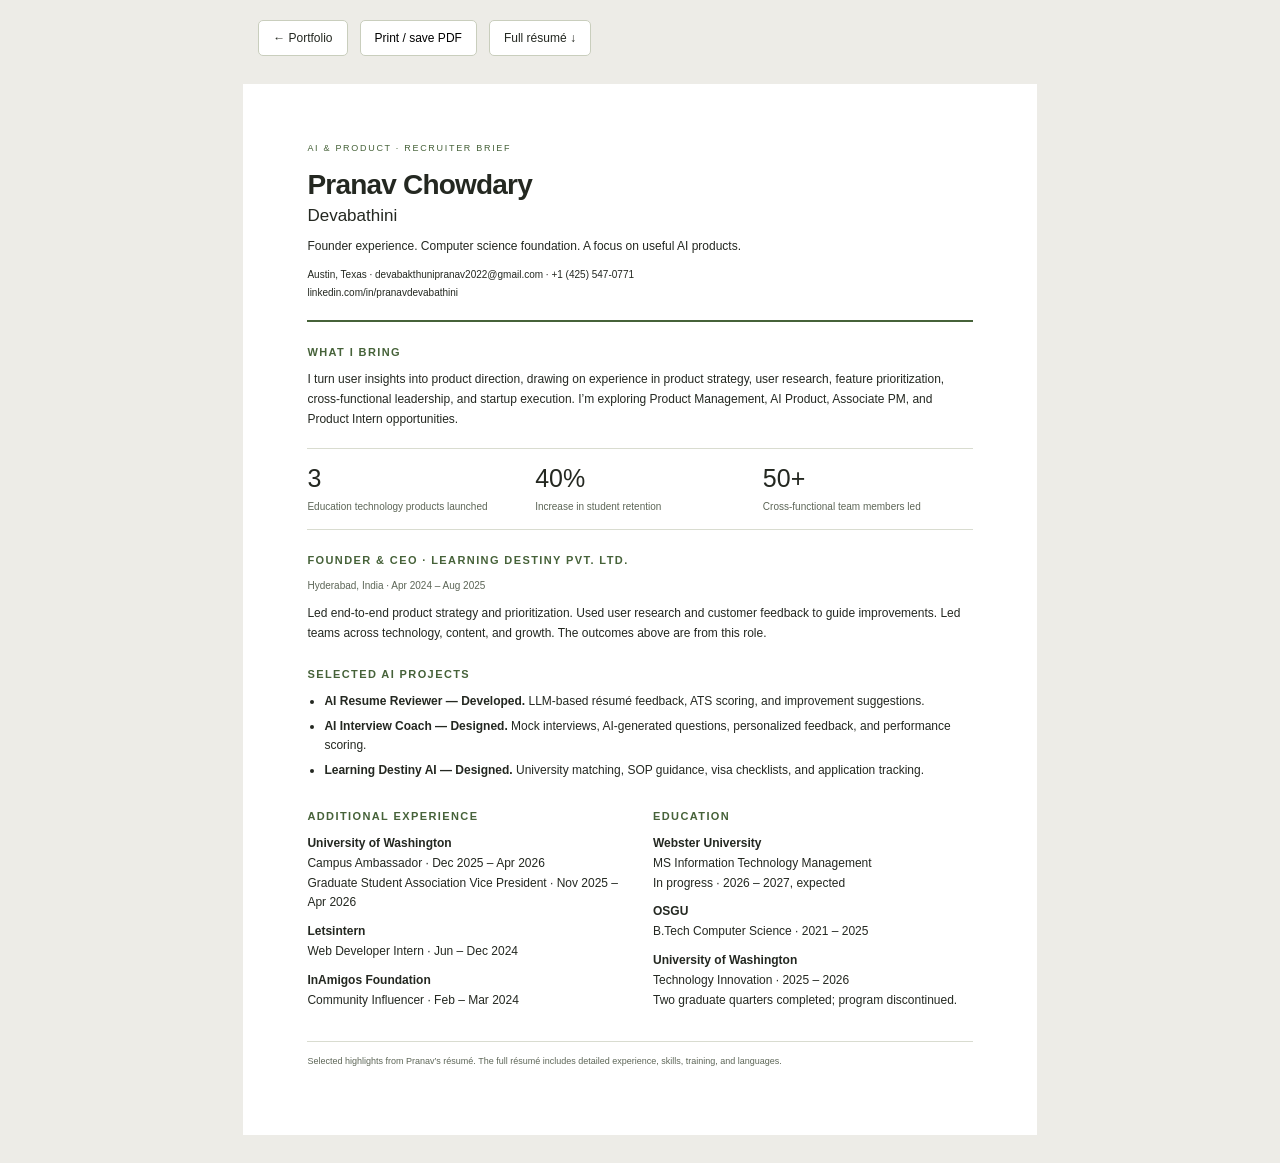
<file: brief.html>
<!doctype html>
<html lang="en"><head><meta charset="utf-8"><meta name="viewport" content="width=device-width,initial-scale=1"><meta name="robots" content="noindex"><title>Pranav Devabathini · Recruiter brief</title><style>
*{box-sizing:border-box}body{margin:0;background:#edece7;color:#242821;font:12px/1.65 Arial,sans-serif}main{width:210mm;max-width:100%;min-height:277mm;margin:28px auto;padding:15mm 17mm;background:white}header{border-bottom:2px solid #466239;padding-bottom:18px}h1{font-size:28px;line-height:1.2;letter-spacing:-.8px;margin:0 0 10px}h1 span{display:block;font-size:17px;letter-spacing:0;font-weight:400;margin-top:5px}.eyebrow{color:#466239;font-size:9px;letter-spacing:1.7px;margin:0 0 12px}.contact{font-size:10px;margin:10px 0 0;line-height:1.8;overflow-wrap:anywhere}a{color:inherit;text-decoration:none}h2{font-size:11px;letter-spacing:1.4px;text-transform:uppercase;color:#466239;margin:21px 0 9px}p{margin:0 0 9px}ul{padding-left:17px;margin:6px 0 0}li{margin-bottom:5px}.metrics{display:grid;grid-template-columns:repeat(3,1fr);gap:18px;margin:18px 0;padding:14px 0;border-block:1px solid #d9dcd0}.metrics strong{display:block;font-size:25px;font-weight:500;line-height:1.2}.metrics span{display:block;font-size:10px;margin-top:6px;color:#5d6657}.row{display:grid;grid-template-columns:1fr 1fr;gap:26px}.role{color:#5d6657;font-size:10px}.foot{margin-top:22px;padding-top:12px;border-top:1px solid #d9dcd0;font-size:9px;color:#5d6657}.screen-tools{max-width:210mm;margin:20px auto;display:flex;gap:12px;padding-inline:15px}.screen-tools button,.screen-tools a{background:#fff;border:1px solid #c9cebd;border-radius:5px;padding:10px 14px;font:12px Arial;cursor:pointer}h2,p,li{break-inside:avoid}@page{size:A4;margin:0}@media print{body{background:white}main{margin:0;min-height:0;width:100%}.screen-tools{display:none}}@media(max-width:600px){main{padding:24px}.row{grid-template-columns:1fr;gap:0}h1{font-size:25px}}
</style></head><body><div class="screen-tools"><a href="index.html#overview">← Portfolio</a><button type="button" id="print">Print / save PDF</button><a href="assets/pranav-devabathini-resume.pdf" download>Full résumé ↓</a></div><main>
<header><p class="eyebrow">AI & PRODUCT · RECRUITER BRIEF</p><h1>Pranav Chowdary<span>Devabathini</span></h1><p>Founder experience. Computer science foundation. A focus on useful AI products.</p><p class="contact">Austin, Texas · <a href="mailto:devabakthunipranav2022@gmail.com">devabakthunipranav2022@gmail.com</a> · <a href="tel:+14255470771">+1 (425) 547-0771</a><br><a href="https://www.linkedin.com/in/pranavdevabathini">linkedin.com/in/pranavdevabathini</a></p></header>
<h2>What I bring</h2><p>I turn user insights into product direction, drawing on experience in product strategy, user research, feature prioritization, cross-functional leadership, and startup execution. I’m exploring Product Management, AI Product, Associate PM, and Product Intern opportunities.</p>
<div class="metrics" aria-label="Outcomes at Learning Destiny"><div><strong>3</strong><span>Education technology products launched</span></div><div><strong>40%</strong><span>Increase in student retention</span></div><div><strong>50+</strong><span>Cross-functional team members led</span></div></div>
<h2>Founder & CEO · Learning Destiny Pvt. Ltd.</h2><p class="role">Hyderabad, India · Apr 2024 – Aug 2025</p><p>Led end-to-end product strategy and prioritization. Used user research and customer feedback to guide improvements. Led teams across technology, content, and growth. The outcomes above are from this role.</p>
<h2>Selected AI projects</h2><ul><li><strong>AI Resume Reviewer — Developed.</strong> LLM-based résumé feedback, ATS scoring, and improvement suggestions.</li><li><strong>AI Interview Coach — Designed.</strong> Mock interviews, AI-generated questions, personalized feedback, and performance scoring.</li><li><strong>Learning Destiny AI — Designed.</strong> University matching, SOP guidance, visa checklists, and application tracking.</li></ul>
<div class="row"><div><h2>Additional experience</h2><p><strong>University of Washington</strong><br>Campus Ambassador · Dec 2025 – Apr 2026<br>Graduate Student Association Vice President · Nov 2025 – Apr 2026</p><p><strong>Letsintern</strong><br>Web Developer Intern · Jun – Dec 2024</p><p><strong>InAmigos Foundation</strong><br>Community Influencer · Feb – Mar 2024</p></div><div><h2>Education</h2><p><strong>Webster University</strong><br>MS Information Technology Management<br>In progress · 2026 – 2027, expected</p><p><strong>OSGU</strong><br>B.Tech Computer Science · 2021 – 2025</p><p><strong>University of Washington</strong><br>Technology Innovation · 2025 – 2026<br>Two graduate quarters completed; program discontinued.</p></div></div>
<p class="foot">Selected highlights from Pranav’s résumé. The full résumé includes detailed experience, skills, training, and languages.</p>
</main><script>document.getElementById('print').addEventListener('click',()=>window.print());if(new URLSearchParams(location.search).get('print')==='1')window.addEventListener('load',()=>window.print());</script></body></html>
</file>
<file: styles.css>
@import url('https://fonts.googleapis.com/css2?family=DM+Sans:wght@400;500;600;700&family=Manrope:wght@400;500;600;700;800&display=swap');

:root {
  --paper: #f5f3ed;
  --ink: #242821;
  --muted: #686c62;
  --line: #d9dcd0;
  --green: #d2eaa2;
  --accent: #466239;
}
* { box-sizing: border-box; }
[hidden] { display: none !important; }
html { scroll-behavior: smooth; scroll-padding-top: 115px; }
body { margin: 0; background: var(--paper); color: var(--ink); font-family: 'DM Sans', sans-serif; -webkit-font-smoothing: antialiased; }
a { color: inherit; text-decoration: none; }
button, input { font: inherit; }
button, a { -webkit-tap-highlight-color: transparent; }
button { color: inherit; cursor: pointer; }
button:focus-visible, a:focus-visible, summary:focus-visible, [tabindex]:focus-visible { outline: 2px solid var(--accent); outline-offset: 5px; }
::selection { background: var(--green); color: var(--ink); }
h1, h2, h3, h4, p { margin-top: 0; }
h1, h2, h3, h4 { font-family: 'Manrope', sans-serif; }
em { font-family: Georgia, serif; font-weight: 400; color: var(--accent); }
.skip { position: fixed; left: 20px; top: -100px; background: white; padding: 15px; z-index: 100; }
.skip:focus { top: 12px; }
.reading-progress { position: fixed; inset: 0 0 auto; height: 3px; background: var(--accent); transform-origin: left; transform: scaleX(0); z-index: 60; }
.header, main > section, footer, .impact-strip { max-width: 1320px; margin: auto; }
.header { position: sticky; top: 0; z-index: 30; height: 94px; display: flex; align-items: center; justify-content: space-between; padding: 0 60px; border-bottom: 1px solid var(--line); background: #f5f3edf5; backdrop-filter: blur(16px); }
.wordmark { font-family: 'Manrope', sans-serif; font-size: 30px; font-weight: 800; letter-spacing: -2px; }
.wordmark span { display: inline-block; font-size: 20px; color: var(--accent); vertical-align: top; letter-spacing: 0; margin: 0 0 0 5px; }
.header nav { display: flex; gap: 30px; font-size: 12px; }
.header nav a { position: relative; padding: 9px 0; }
.header nav a::after { content: ''; position: absolute; bottom: 2px; left: 0; right: 0; height: 1px; background: var(--accent); transform: scaleX(0); transition: transform .2s; }
.header nav a:hover::after, .header nav a[aria-current]::after { transform: scaleX(1); }
.header-cta { font-size: 12px; border-bottom: 1px solid var(--ink); padding: 10px 0; }
.header-cta span { margin-left: 22px; }
.menu-toggle, .header .mobile-contact { display: none; }
.hero { padding: 82px 60px 78px; display: grid; grid-template-columns: 1.2fr 1fr; gap: 70px; align-items: center; }
.eyebrow { display: block; font-size: 10px; font-weight: 600; letter-spacing: 1.7px; line-height: 1.6; margin: 0 0 25px; }
.dot { display: inline-block; width: 6px; height: 6px; flex-shrink: 0; border-radius: 50%; background: var(--accent); margin-right: 9px; box-shadow: 0 0 0 4px #46623910; }
h1 { font-size: clamp(42px, 4.7vw, 65px); font-weight: 500; line-height: 1.13; letter-spacing: -3.2px; margin-bottom: 27px; }
.intro { max-width: 445px; color: var(--muted); font-size: 14px; line-height: 1.9; margin-bottom: 26px; }
.intro strong { color: var(--ink); font-weight: 500; }
.button { display: inline-flex; align-items: center; justify-content: space-between; gap: 30px; min-height: 48px; padding: 15px 22px; border: 0; border-radius: 4px; background: var(--ink); color: white; font-size: 12px; transition: transform .2s, background .2s; }
.button:hover { background: var(--accent); transform: translateY(-3px); }
.button:focus-visible { outline-offset: 4px; }
.text-link { display: inline-flex; align-items: center; gap: 14px; min-height: 44px; font-size: 12px; border-bottom: 1px solid var(--line); transition: border-color .2s; }
.text-link:hover { border-color: var(--accent); }
.hero-actions { display: flex; align-items: center; flex-wrap: wrap; gap: 25px; }
.availability { display: flex; align-items: center; margin-top: 36px; font-size: 10px; line-height: 1.7; color: var(--muted); }
.availability .dot { width: 5px; height: 5px; }
.portrait-wrap { position: relative; max-width: 420px; width: 100%; justify-self: end; perspective: 1000px; }
.orbit-label { font-size: 8px; letter-spacing: 1.8px; margin: 0 0 15px; text-align: right; }
.portrait { display: block; width: 100%; height: 430px; border: 0; padding: 0; position: relative; overflow: hidden; background: var(--green); border-radius: 150px 150px 8px 8px; transform: rotate(3deg); transition: transform .25s, background .4s; isolation: isolate; text-align: left; }
.portrait-grid { position: absolute; inset: 0; background-image: linear-gradient(#46623912 1px, transparent 1px), linear-gradient(90deg, #46623912 1px, transparent 1px); background-size: 36px 36px; mask-image: linear-gradient(transparent, #000); }
.portrait-top { position: absolute; top: 62px; left: 34px; right: 34px; display: flex; justify-content: space-between; gap: 20px; font-size: 7px; letter-spacing: 1.2px; z-index: 2; }
.hero-avatar { position: absolute; width: 370px; height: 555px; left: calc(50% - 185px); top: 58px; z-index: 1; pointer-events: none; }
.portrait-bottom { text-shadow: 0 1px 3px #d2eaa2; }
.portrait-top, .portrait-bottom { pointer-events: none; }
.monogram-orbit { position: absolute; border: 1px solid #56784435; border-radius: 50%; left: 5%; top: 19%; width: 90%; height: 62%; transform: rotate(-35deg); }
.orbit-two { transform: rotate(35deg); }
.portrait-bottom { position: absolute; bottom: 24px; left: 30px; right: 30px; display: flex; justify-content: space-between; align-items: center; font-size: 8px; letter-spacing: 1.4px; line-height: 1.7; z-index: 2; }
.small-star { font-size: 40px; animation: spin 25s linear infinite; }
.floating-tag { position: absolute; bottom: 99px; left: -36px; background: #fffdf7; padding: 16px 19px; box-shadow: 0 7px 25px #24341a12; font-size: 12px; transform: rotate(-7deg); border: 1px solid #e6e8dd; pointer-events: none; }
.floating-tag > span { margin-left: 20px; color: var(--accent); }
.floating-note { position: absolute; right: -20px; top: 113px; display: flex; align-items: center; gap: 12px; transform: rotate(6deg); background: #3a5034; color: #f3f3e7; padding: 14px 17px; font-size: 10px; line-height: 1.5; pointer-events: none; }
.floating-note > span { font-size: 24px; }
.portrait-controls { display: flex; justify-content: space-between; align-items: center; gap: 10px; margin-top: 22px; font-size: 9px; color: var(--muted); }
.portrait-controls button { min-height: 36px; padding: 6px 0 6px 10px; background: none; border: 0; color: var(--muted); font-size: 10px; }
.ticker { border-top: 1px solid var(--line); border-bottom: 1px solid var(--line); display: flex; align-items: center; justify-content: center; gap: 48px; padding: 23px 20px; font-size: 9px; letter-spacing: 1.7px; overflow: hidden; }
.ticker b { font-size: 23px; color: var(--accent); }
.section { padding: 88px 60px; }
h2 { font-size: 39px; line-height: 1.23; font-weight: 500; letter-spacing: -1.6px; margin-bottom: 0; }
.about { display: grid; grid-template-columns: 1fr 1fr; gap: 86px; }
.about-copy { font-size: 14px; line-height: 1.9; color: var(--muted); padding-top: 37px; }
.about-copy strong { color: var(--ink); font-weight: 500; }
.location-stamp { display: flex; align-items: center; gap: 16px; margin-top: 36px; font-size: 11px; line-height: 1.7; color: var(--muted); }
.location-stamp > span:first-child { display: grid; place-items: center; width: 43px; height: 43px; border: 1px solid var(--line); border-radius: 50%; color: var(--accent); font-size: 22px; }
.facts { display: flex; gap: 60px; margin-top: 27px; border-top: 1px solid var(--line); padding-top: 21px; }
.facts div { display: grid; gap: 7px; }
.facts small { font-size: 8px; letter-spacing: 1.6px; }
.facts span { color: var(--ink); font-size: 12px; }
.impact-strip { display: grid; grid-template-columns: 1.1fr 1fr 1.1fr 1.15fr; align-items: center; padding: 30px 60px; background: #ebeede; border-block: 1px solid var(--line); }
.impact-strip > div { min-height: 100px; padding-left: 34px; border-left: 1px solid #ced5bf; display: flex; flex-direction: column; justify-content: center; gap: 9px; }
.impact-strip > .impact-context { border: 0; padding-left: 0; }
.impact-context .eyebrow { font-size: 8px; margin-bottom: 0; }
.impact-context p { font-family: 'Manrope', sans-serif; font-size: 22px; line-height: 1.25; margin: 0; letter-spacing: -.6px; }
.impact-strip strong { font-family: 'Manrope', sans-serif; font-size: 44px; line-height: 1; font-weight: 500; letter-spacing: -2px; }
.impact-strip strong span { font-size: 27px; }
.impact-strip > div > span:not(.eyebrow) { font-size: 10px; color: #5b6353; line-height: 1.6; }
.section-heading { display: flex; justify-content: space-between; align-items: end; gap: 30px; margin-bottom: 43px; }
.section-heading > p { font-size: 12px; line-height: 1.8; color: var(--muted); margin: 0; }
.filter-bar { display: flex; justify-content: space-between; align-items: center; margin-bottom: 26px; }
.filters { display: flex; gap: 8px; }
.filter { min-height: 40px; background: transparent; border: 1px solid var(--line); border-radius: 30px; padding: 9px 17px; font-size: 10px; transition: background .2s, color .2s; }
.filter.active { background: var(--ink); border-color: var(--ink); color: var(--paper); }
.filter > span { margin-left: 8px; opacity: .75; font-size: 8px; }
.project-count { font-size: 10px; color: var(--muted); }
.cards { display: grid; grid-template-columns: repeat(3, minmax(0, 1fr)); gap: 23px; }
.project-card { border: 1px solid var(--line); border-radius: 6px; overflow: hidden; transition: transform .3s, box-shadow .3s; display: flex; flex-direction: column; }
.project-card:hover { transform: translateY(-6px); box-shadow: 0 14px 30px #24341a09; }
.project-art { height: 242px; display: flex; align-items: center; justify-content: center; position: relative; overflow: hidden; }
.art-label { position: absolute; top: 22px; left: 22px; font-size: 7px; letter-spacing: 1.7px; }
.art-corner { position: absolute; bottom: 18px; right: 21px; font-size: 10px; letter-spacing: 1px; }
.resume-art { background: #dfe8d4; color: #435c38; }
.resume-visual { position: relative; width: 142px; height: 164px; padding: 22px 18px; background: #f9fbf3; border: 1px solid #bfd0b0; border-radius: 5px; transform: rotate(-8deg) translateY(15px); box-shadow: 10px 12px 0 #cbd9be; transition: transform .5s; }
.project-card:hover .resume-visual { transform: rotate(-3deg) translateY(8px); }
.document-icon { display: flex; align-items: center; gap: 8px; font-family: Georgia, serif; font-size: 22px; }
.document-icon > span { height: 4px; width: 60px; background: #bdcdb0; }
.mock-lines { margin-top: 17px; display: grid; gap: 10px; }
.mock-lines i { height: 4px; width: 100%; background: #dce5d3; }
.mock-lines i:nth-child(2) { width: 80%; }
.mock-lines i:nth-child(3) { width: 90%; }
.review-note { position: absolute; bottom: 18px; left: -28px; padding: 11px 12px; background: #3a5034; color: #fffdf6; font-size: 7px; white-space: nowrap; transform: rotate(8deg); box-shadow: 0 6px 9px #364c3420; }
.review-note > span { margin-right: 8px; color: #cee4a6; }
.interview-art { background: #e9dfd2; color: #735d48; }
.interview-visual { display: flex; flex-direction: column; align-items: center; gap: 16px; padding-top: 20px; }
.audio-orb { display: grid; place-items: center; width: 75px; height: 75px; border-radius: 50%; background: #f3ede4; box-shadow: 0 0 0 13px #d8c9b942, 0 0 0 26px #d8c9b920; font-size: 43px; color: #8d7053; }
.waveform { display: flex; gap: 5px; align-items: center; height: 34px; }
.waveform i { width: 4px; border-radius: 5px; height: 12px; background: #a48970; }
.waveform i:nth-child(3n) { height: 26px; }
.waveform i:nth-child(3n + 1) { height: 18px; }
.waveform i:nth-child(5n) { height: 34px; }
.project-card:hover .waveform i { animation: wave 1s ease-in-out infinite alternate; }
.project-card:hover .waveform i:nth-child(2n) { animation-delay: -.5s; }
.interview-visual > span { font-size: 8px; }
.education-art { background: #3d5346; color: #e4e9d5; }
.education-visual { position: relative; padding-top: 14px; }
.globe { position: relative; width: 133px; height: 133px; border: 1px solid #a0b698; border-radius: 50%; transform: rotate(-20deg); }
.globe::before, .globe::after { content: ''; position: absolute; border: 1px solid #a0b698; border-radius: 50%; inset: 0 28px; }
.globe::after { inset: 28px 0; }
.globe span { position: absolute; top: 50%; width: 100%; border-top: 1px solid #a0b698; }
.globe span:nth-child(2) { top: 0; left: 50%; width: 0; height: 100%; border-top: 0; border-left: 1px solid #a0b698; }
.globe span:nth-child(3) { border: 0; border-radius: 50%; background: #d4e8a9; width: 10px; height: 10px; top: 31%; left: 17%; box-shadow: 0 0 0 5px #d4e8a920; }
.destination { position: absolute; bottom: 9px; right: -48px; background: #d4e8a9; color: #314c35; padding: 12px 15px; font-size: 9px; transform: rotate(-7deg); }
.destination span { margin-right: 10px; font-size: 15px; }
.card-caption { padding: 25px 23px; flex: 1; display: flex; flex-direction: column; }
.tags { display: flex; flex-wrap: wrap; gap: 8px; color: var(--muted); font-size: 8px; }
.tags span + span::before { content: '·'; margin-right: 8px; }
h3 { font-size: 19px; font-weight: 500; letter-spacing: -.5px; margin: 14px 0 11px; }
.card-caption > p { font-size: 12px; line-height: 1.8; color: var(--muted); margin: 0 0 22px; }
.project-open { width: 100%; min-height: 42px; display: flex; justify-content: space-between; align-items: center; margin-top: auto; padding: 13px 0 0; font-size: 11px; background: none; border: 0; border-top: 1px solid var(--line); }
.project-open > span { font-size: 18px; transition: transform .2s; }
.project-open:hover > span { transform: translate(3px, -3px); }
.experience { padding-top: 24px; }
.experience-list { border-top: 1px solid var(--line); }
.experience-row { display: grid; grid-template-columns: 225px minmax(0, 1fr); padding: 31px 0; gap: 40px; border-bottom: 1px solid var(--line); }
.role-meta { display: flex; flex-direction: column; gap: 10px; padding-top: 5px; }
.role-meta > span:first-child { font-size: 9px; letter-spacing: 1.1px; }
.role-meta small { font-size: 10px; color: var(--muted); }
.role-heading { display: flex; justify-content: space-between; align-items: start; gap: 18px; }
.role-heading h3 { margin: 0; font-size: 18px; line-height: 1.5; }
.role-tag { font-size: 7px; letter-spacing: 1px; border: 1px solid var(--line); border-radius: 25px; padding: 7px 10px; white-space: nowrap; margin-top: 2px; }
.organization { font-size: 12px; color: var(--accent); margin: 8px 0 17px; }
.role-content ul { margin: 0; padding-left: 15px; color: var(--muted); font-size: 12px; line-height: 1.9; }
.role-content li { margin-top: 5px; padding-left: 4px; }
.role-content li::marker { color: #93a37c; font-size: 9px; }
.featured-role { background: #e9eddf; padding-inline: 25px; grid-template-columns: 200px minmax(0, 1fr); }
.founder-mark { font-size: 40px; margin-top: 25px; color: var(--accent); }
.skills { display: grid; grid-template-columns: 1fr 1.15fr; gap: 76px; padding-top: 30px; }
.skills-intro > p:last-child { font-size: 12px; color: var(--muted); line-height: 1.8; max-width: 320px; margin: 24px 0 0; }
.skill-tabs { display: flex; border-bottom: 1px solid var(--line); }
.skill-tabs button { flex: 1; padding: 15px 10px; background: none; border: 0; border-bottom: 2px solid transparent; font-size: 12px; }
.skill-tabs button[aria-selected='true'] { color: var(--accent); border-bottom-color: var(--accent); }
.skill-panel { padding-top: 23px; }
.skill-panel > p { color: var(--muted); font-size: 12px; line-height: 1.8; }
.skill-chips { display: flex; flex-wrap: wrap; gap: 10px; list-style: none; padding: 0; margin: 23px 0 0; }
.skill-chips li { border: 1px solid var(--line); border-radius: 4px; padding: 10px 13px; font-size: 11px; background: #faf9f4; }
.skills-content { min-height: 240px; }
.journey { border-top: 1px solid var(--line); }
.timeline { border-top: 1px solid var(--line); }
details { border-bottom: 1px solid var(--line); }
summary { cursor: pointer; list-style: none; display: flex; align-items: center; gap: 30px; padding: 26px 0; }
summary::-webkit-details-marker { display: none; }
.chapter { font-size: 10px; color: var(--muted); }
.degree { font-family: 'Manrope', sans-serif; font-size: 18px; letter-spacing: -.5px; }
.degree small { display: block; font-family: 'DM Sans', sans-serif; font-size: 11px; margin-top: 8px; letter-spacing: 0; color: var(--muted); }
.degree-meta { margin-left: auto; display: grid; justify-items: end; gap: 10px; flex-shrink: 0; }
.degree-meta > span:last-child { font-size: 9px; letter-spacing: 1px; color: var(--muted); }
.degree-type { font-size: 7px; letter-spacing: 1px; border: 1px solid var(--line); border-radius: 20px; padding: 7px 11px; }
.degree-type.current { background: #e5edda; border-color: #cedbbd; color: #466239; }
.expand { font-size: 22px; font-weight: 400; transition: transform .2s; }
details[open] .expand { transform: rotate(45deg); }
.chapter-body { padding: 0 50px 15px; max-width: 790px; font-size: 12px; line-height: 1.9; color: var(--muted); }
.certification-heading { display: flex; justify-content: space-between; align-items: center; margin-top: 43px; gap: 20px; }
.certification-heading h3 { font-size: 17px; margin: 0; }
.certification-heading .eyebrow { font-size: 8px; margin: 0; }
.certifications { display: grid; grid-template-columns: repeat(3, minmax(0, 1fr)); gap: 20px; margin-top: 24px; }
.certifications article { display: flex; gap: 17px; padding: 24px 20px; border: 1px solid var(--line); border-radius: 4px; }
.certifications article > span { color: var(--accent); font-size: 30px; }
.certifications h4 { font-size: 13px; font-weight: 500; margin-bottom: 8px; }
.certifications p { font-size: 11px; color: var(--muted); margin-bottom: 14px; }
.certifications small { font-size: 8px; letter-spacing: 1px; color: var(--muted); }
.beyond { padding-top: 10px; display: grid; grid-template-columns: 1fr 1.15fr; gap: 76px; }
.interest-list { display: grid; }
.interest-list > span { display: flex; gap: 18px; align-items: center; padding: 15px 0; border-bottom: 1px solid var(--line); font-size: 12px; }
.interest-list b { width: 25px; color: var(--accent); font-size: 20px; font-weight: 400; text-align: center; }
.languages { margin-top: 25px; }
.languages .eyebrow { font-size: 8px; margin-bottom: 12px; }
.languages p { font-size: 11px; color: var(--muted); line-height: 1.9; }
.connect { background: #e5ebd9; padding: 58px 60px 35px; position: relative; }
.connect-top { display: flex; justify-content: space-between; align-items: start; gap: 20px; }
.connect-location { font-size: 8px; letter-spacing: 1.3px; white-space: nowrap; padding-top: 4px; }
.connect h2 { font-size: 56px; max-width: 1060px; position: relative; }
.connect-arrow { position: absolute; right: 20px; bottom: 0; font-family: sans-serif; font-size: 112px; font-weight: 300; }
.connect > p:not(.eyebrow) { color: #5c6652; font-size: 13px; line-height: 1.9; margin-top: 26px; }
.connect-actions { display: flex; align-items: center; flex-wrap: wrap; gap: 30px; margin-top: 28px; }
.connect .text-link { border-color: #bfcbb1; }
.contact-details { display: flex; flex-wrap: wrap; align-items: center; gap: 14px 35px; border-top: 1px solid #cad3bf; margin-top: 38px; padding-top: 24px; font-size: 11px; color: #53604b; }
.contact-details > div { display: flex; align-items: center; gap: 14px; }
.contact-details a { overflow-wrap: anywhere; }
.contact-details a:hover { text-decoration: underline; }
#copy-email { min-height: 34px; padding: 6px 10px; background: none; border: 1px solid #bfcbb1; border-radius: 4px; font-size: 9px; white-space: nowrap; }
#copy-status { font-size: 10px; }
footer { padding: 34px 60px; display: flex; align-items: center; justify-content: space-between; gap: 20px; }
footer .wordmark { font-size: 23px; }
footer .wordmark span { font-size: 15px; }
footer p, footer > a:last-child { font-size: 10px; color: var(--muted); margin: 0; }
footer > a:last-child { padding: 14px 0; }
dialog { width: min(610px, calc(100vw - 32px)); max-height: calc(100dvh - 48px); padding: 0; border: 1px solid var(--line); border-radius: 10px; background: var(--paper); color: var(--ink); box-shadow: 0 25px 100px #16211640; }
dialog::backdrop { background: #17201680; backdrop-filter: blur(5px); }
body.dialog-open { overflow: hidden; }
.dialog-content { padding: 32px 38px; }
.dialog-top { display: flex; align-items: center; justify-content: space-between; gap: 20px; margin-bottom: 25px; }
.dialog-top .eyebrow { font-size: 8px; margin: 0; }
.close-dialog { display: grid; place-items: center; width: 40px; height: 40px; background: transparent; border: 1px solid var(--line); border-radius: 50%; }
dialog h2 { font-size: 32px; }
.dialog-description { font-size: 14px; line-height: 1.9; color: var(--muted); margin-top: 23px; }
.dialog-role { background: #e9eddf; border-radius: 5px; padding: 19px 22px; margin: 24px 0; }
.dialog-role small { font-size: 8px; letter-spacing: 1.5px; }
.dialog-role p { font-size: 12px; line-height: 1.8; margin: 10px 0 0; }
dialog h3 { font-size: 16px; }
#dialog-features { padding-left: 18px; color: var(--muted); font-size: 13px; line-height: 1.8; }
#dialog-features li { margin-bottom: 9px; padding-left: 5px; }
.dialog-footer { border-top: 1px solid var(--line); margin-top: 25px; padding-top: 22px; }
.dialog-footer p { font-size: 11px; color: var(--muted); }
.js-ready .reveal { opacity: 0; transform: translateY(18px); transition: opacity .65s ease, transform .65s ease; }
.js-ready .reveal.is-visible { opacity: 1; transform: none; }
.paused *, .paused *::before, .paused *::after { animation-play-state: paused !important; transition-duration: 0s !important; }
html.paused { scroll-behavior: auto; }
.paused .portrait { transform: rotate(3deg) !important; }
@keyframes float { 50% { transform: translateY(-10px) rotate(-3deg); } }
@keyframes spin { to { transform: rotate(360deg); } }
@keyframes wave { to { transform: scaleY(.5); } }

@media (min-width: 1500px) { .hero { padding-top: 100px; padding-bottom: 95px; } }
@media (max-width: 1050px) {
  .header { padding-inline: 32px; }
  .hero { padding: 65px 32px; gap: 45px; }
  h1 { font-size: 51px; }
  .hero-actions { gap: 15px; }
  .hero-actions .text-link { font-size: 11px; }
  .portrait { height: 410px; }
  .section { padding: 70px 32px; }
  .about, .skills, .beyond { gap: 42px; }
  h2 { font-size: 35px; }
  .ticker { gap: 28px; font-size: 8px; }
  .impact-strip { padding-inline: 32px; }
  .impact-strip > div { padding-left: 22px; }
  .cards { gap: 17px; }
  .card-caption { padding: 23px 18px; }
  .card-caption h3 { font-size: 17px; }
  .project-art { height: 230px; }
  .experience, .skills { padding-top: 20px; }
  .experience-row { grid-template-columns: 170px minmax(0, 1fr); gap: 28px; }
  .featured-role { grid-template-columns: 145px minmax(0, 1fr); }
  .role-heading h3 { font-size: 16px; }
  .role-tag { font-size: 6px; }
  .degree { font-size: 16px; }
  .beyond { padding-top: 0; }
  .connect { padding-inline: 32px; }
  .connect h2 { font-size: 50px; }
  .connect-arrow { font-size: 95px; right: 0; }
  footer { padding-inline: 32px; }
}
@media (max-width: 800px) {
  .header { height: 82px; }
  .header nav { gap: 22px; }
  .header-cta { display: none; }
  .hero { gap: 30px; }
  h1 { font-size: 44px; letter-spacing: -2.3px; }
  .hero .eyebrow { font-size: 8px; }
  .intro { font-size: 13px; }
  .portrait { height: 370px; border-radius: 125px 125px 8px 8px; }
  .hero-avatar { width: 315px; height: 472.5px; left: calc(50% - 157.5px); top: 54px; }
  .portrait-top { font-size: 6px; left: 25px; right: 25px; top: 58px; }
  .floating-tag { left: -18px; font-size: 10px; padding: 12px 15px; }
  .floating-note { right: -12px; padding: 10px 12px; font-size: 9px; }
  .portrait-controls { font-size: 8px; gap: 5px; }
  .orbit-label { font-size: 6px; letter-spacing: 1.4px; }
  .ticker { gap: 23px; font-size: 7px; letter-spacing: 1px; }
  .about { gap: 30px; }
  h2 { font-size: 31px; }
  .about-copy { font-size: 12px; }
  .facts { gap: 30px; }
  .impact-strip { grid-template-columns: repeat(3, 1fr); gap: 20px; }
  .impact-strip > .impact-context { grid-column: 1 / -1; min-height: auto; flex-direction: row; justify-content: space-between; align-items: center; }
  .impact-context p { font-size: 18px; }
  .impact-context br { display: none; }
  .impact-strip > div { padding-left: 18px; }
  .cards { grid-template-columns: repeat(2, minmax(0, 1fr)); }
  .project-card:last-child { grid-column: auto; }
  .role-heading { flex-direction: column; gap: 6px; }
  .role-tag { font-size: 7px; }
  .skills { grid-template-columns: 1fr; gap: 25px; }
  .skills-intro > p:last-child { max-width: 100%; }
  .skills-content { min-height: 225px; }
  .degree-type { font-size: 6px; letter-spacing: .5px; }
  summary { gap: 18px; }
  .certifications { gap: 12px; }
  .certifications article { padding: 18px 12px; gap: 10px; }
  .certifications h4 { font-size: 11px; }
  .certifications p { font-size: 10px; }
  .beyond { grid-template-columns: .9fr 1.1fr; gap: 25px; }
  .interest-list > span { font-size: 11px; }
  .connect h2 { font-size: 45px; }
  .connect-arrow { font-size: 75px; }
}
@media (max-width: 600px) {
  html { scroll-padding-top: 95px; }
  .header { height: 76px; padding-inline: 22px; }
  .wordmark { font-size: 28px; }
  .header nav { gap: 14px; font-size: 10px; }
  .header nav a { padding: 10px 0; }
  .js-ready .menu-toggle { display: flex; align-items: center; gap: 15px; min-height: 42px; background: none; border: 1px solid var(--line); border-radius: 4px; padding: 10px 13px; font-size: 11px; }
  .js-ready .header nav { display: none; position: absolute; top: 75px; left: 0; right: 0; padding: 16px 22px 22px; border-bottom: 1px solid var(--line); background: var(--paper); box-shadow: 0 20px 25px #24341a09; }
  .js-ready .header nav.is-open { display: flex; flex-direction: column; gap: 2px; }
  .js-ready .header nav a { font-size: 14px; padding: 13px 4px; }
  .header .mobile-contact { display: block; }
  .hero { grid-template-columns: 1fr; padding: 45px 22px 38px; gap: 40px; }
  h1 { font-size: clamp(40px, 11.5vw, 59px); letter-spacing: -2.5px; }
  .hero .eyebrow { font-size: 8px; margin-bottom: 24px; }
  .intro { font-size: 14px; max-width: 430px; }
  .hero-actions { gap: 20px; }
  .hero-actions .text-link { font-size: 11px; }
  .availability { margin-top: 27px; font-size: 9px; }
  .portrait-wrap { justify-self: center; width: calc(100% - 25px); max-width: 375px; }
  .portrait { height: 380px; border-radius: 130px 130px 8px 8px; }
  .hero-avatar { width: 340px; height: 510px; left: calc(50% - 170px); top: 54px; }
  .portrait-top { font-size: 6px; }
  .portrait-bottom { font-size: 7px; }
  .floating-tag { bottom: 103px; }
  .floating-note { top: 103px; }
  .portrait-controls { margin-top: 17px; font-size: 8px; }
  .orbit-label { font-size: 7px; }
  .ticker { justify-content: flex-start; white-space: nowrap; gap: 23px; padding: 17px 22px; font-size: 8px; }
  .ticker span { flex-shrink: 0; }
  .section { padding: 53px 22px; }
  .about { grid-template-columns: 1fr; gap: 0; }
  h2 { font-size: 32px; }
  .location-stamp { margin-top: 25px; }
  .about-copy { padding-top: 27px; font-size: 13px; }
  .facts { gap: 55px; }
  .impact-strip { padding: 25px 22px; gap: 21px 12px; }
  .impact-strip > div { min-height: 85px; padding-left: 12px; }
  .impact-strip > div:nth-child(2) { border-left: 0; padding-left: 0; }
  .impact-strip strong { font-size: 35px; }
  .impact-strip strong span { font-size: 21px; }
  .impact-strip > div > span:not(.eyebrow) { font-size: 8px; line-height: 1.7; }
  .impact-context p { font-size: 17px; }
  .impact-context .eyebrow { font-size: 7px; }
  .section-heading { display: block; margin-bottom: 30px; }
  .section-heading > p, .section-heading > .text-link { margin-top: 23px; }
  .section-heading > p { font-size: 12px; }
  .filter-bar { margin-bottom: 22px; }
  .filters { gap: 6px; }
  .filter { padding: 9px 13px; font-size: 9px; }
  .filter > span { display: none; }
  .project-count { font-size: 9px; }
  .cards { grid-template-columns: 1fr; gap: 25px; }
  .project-art { height: 260px; }
  .card-caption { padding: 25px; }
  .card-caption h3 { font-size: 22px; }
  .card-caption > p { font-size: 13px; }
  .tags { font-size: 9px; }
  .project-open { font-size: 12px; }
  .experience { padding-top: 5px; }
  .experience-row { grid-template-columns: 1fr; gap: 18px; padding: 26px 0; }
  .role-meta { flex-direction: row; justify-content: space-between; gap: 14px; }
  .role-meta > span:first-child { font-size: 8px; }
  .role-meta small { font-size: 9px; }
  .role-heading { gap: 9px; }
  .role-heading h3 { font-size: 18px; }
  .role-content ul { font-size: 12px; }
  .featured-role { padding: 25px 18px; margin: 0 -4px; }
  .featured-role .role-meta { flex-wrap: wrap; }
  .founder-mark { display: none; }
  .skills { padding-top: 6px; gap: 27px; }
  .skills-content { min-height: 260px; }
  .skill-tabs button { font-size: 11px; }
  .skill-chips { gap: 8px; }
  .skill-chips li { font-size: 10px; padding: 10px 12px; }
  summary { display: grid; grid-template-columns: 18px minmax(0, 1fr) 20px; gap: 15px; padding: 24px 0; }
  .degree { font-size: 16px; }
  .degree small { font-size: 10px; line-height: 1.8; }
  .degree-meta { grid-column: 2; grid-row: 2; margin-left: 0; justify-items: start; display: flex; align-items: center; flex-wrap: wrap; }
  .degree-type { font-size: 7px; }
  .degree-meta > span:last-child { font-size: 8px; }
  .expand { grid-column: 3; grid-row: 1; justify-self: end; }
  .chapter-body { padding: 0 20px 14px 33px; font-size: 12px; }
  .certification-heading { align-items: start; flex-direction: column; gap: 12px; margin-top: 35px; }
  .certifications { grid-template-columns: 1fr; gap: 12px; margin-top: 20px; }
  .certifications article { padding: 22px; gap: 22px; }
  .certifications h4 { font-size: 14px; }
  .certifications p { font-size: 12px; }
  .certifications small { font-size: 9px; }
  .beyond { padding-top: 4px; grid-template-columns: 1fr; gap: 20px; }
  .interest-list > span { font-size: 12px; }
  .connect { padding: 40px 22px 28px; }
  .connect-top { flex-direction: column; gap: 0; margin-bottom: 25px; }
  .connect-top .eyebrow { font-size: 8px; margin-bottom: 12px; }
  .connect-location { font-size: 7px; }
  .connect h2 { font-size: clamp(30px, 8.5vw, 46px); letter-spacing: -1.4px; }
  .connect-arrow { display: none; }
  .connect > p:not(.eyebrow) { font-size: 12px; margin-top: 22px; }
  .desktop-break { display: none; }
  .connect-actions { gap: 22px; margin-top: 23px; }
  .connect-actions .text-link { font-size: 11px; }
  .contact-details { flex-direction: column; align-items: start; gap: 17px; margin-top: 28px; padding-top: 20px; font-size: 10px; }
  .contact-details > div { gap: 8px; width: 100%; }
  .contact-details > div > a { min-width: 0; }
  #copy-email { flex-shrink: 0; }
  footer { padding: 22px; flex-wrap: wrap; gap: 13px; }
  footer p { order: 3; width: 100%; font-size: 9px; }
  .dialog-content { padding: 24px; }
  dialog h2 { font-size: 28px; }
  .dialog-description { font-size: 13px; }
}
@media (prefers-reduced-motion: reduce) {
  html { scroll-behavior: auto; }
  *, *::before, *::after { animation: none !important; transition: none !important; }
  .js-ready .reveal { opacity: 1; transform: none; }
}
@media print {
  .header, .ticker, .portrait-wrap, .filters, .project-open, .reading-progress, .connect-actions, #copy-email, dialog, footer > a { display: none !important; }
  body { background: white; color: black; }
  .hero, .section, .connect, footer { padding: 24px 0; }
  .hero { display: block; }
  .hero-actions, .availability { display: none; }
  .hero h1 { font-size: 34px; }
  h2 { font-size: 26px; }
  .impact-strip { padding: 20px 0; }
  .js-ready .reveal { opacity: 1; transform: none; }
  .experience-row, .project-card, .certifications article { break-inside: avoid; }
}
</file>
<file: avatar.css>
/* One transparent image, three equal portrait frames: idle / wave / wave. */
.avatar-art {
  display: block;
  aspect-ratio: 2 / 3;
  background: url('assets/pranav-avatar-sprite.png') 0 50% / 300% 100% no-repeat;
  transform-origin: 50% 88%;
  transform: perspective(650px) rotateY(var(--avatar-look, 0deg)) rotate(var(--avatar-lean, 0deg));
  transition: transform .22s ease-out;
  pointer-events: none;
}
.avatar-companion {
  --avatar-width: 116px;
  position: fixed;
  right: 24px;
  bottom: max(18px, env(safe-area-inset-bottom));
  width: calc(var(--avatar-width) + 12px);
  z-index: 35;
  user-select: none;
  -webkit-user-select: none;
}
.avatar-companion:not(.is-ready) { display: none; }
.avatar-drag {
  display: block;
  position: relative;
  width: var(--avatar-width);
  padding: 0;
  margin: 12px auto 0;
  border: 0;
  border-radius: 40%;
  background: transparent;
  cursor: grab;
  touch-action: none;
}
.avatar-drag::after {
  content: '';
  position: absolute;
  z-index: -1;
  bottom: 3px;
  left: 23%;
  width: 54%;
  height: 8px;
  border-radius: 50%;
  background: #2a3a2120;
  filter: blur(4px);
}
.avatar-drag .avatar-art { width: 100%; animation: avatar-idle 5s ease-in-out infinite; }
.avatar-companion.is-dragging .avatar-drag { cursor: grabbing; }
.avatar-companion.is-dragging .avatar-art { animation: none; transform: rotate(-4deg); }
.avatar-help {
  display: block;
  width: max-content;
  max-width: 100%;
  margin: 3px auto 0;
  padding: 5px 8px;
  border: 1px solid #d9dcd0d9;
  border-radius: 20px;
  background: #fffdf8ed;
  color: #53604b;
  font-size: 9px;
  line-height: 1.3;
  text-align: center;
  box-shadow: 0 3px 14px #24341a08;
  pointer-events: none;
}
.avatar-dismiss {
  position: absolute;
  top: 0;
  right: 0;
  z-index: 2;
  display: grid;
  place-items: center;
  width: 32px;
  height: 32px;
  padding: 0;
  border: 1px solid var(--line, #d9dcd0);
  border-radius: 50%;
  background: #fffdf8f2;
  color: var(--muted, #686c62);
  font-size: 18px;
  line-height: 1;
  box-shadow: 0 3px 12px #24341a08;
}
.avatar-dismiss:hover { background: var(--green, #d2eaa2); color: var(--ink, #242821); }
.avatar-message {
  position: fixed;
  width: 260px;
  max-width: calc(100vw - 24px);
  padding: 18px;
  border: 1px solid #d4dccb;
  border-radius: 16px;
  background: #fffdf8;
  color: var(--ink, #242821);
  box-shadow: 0 12px 36px #24341a1a;
  user-select: text;
  -webkit-user-select: text;
}
.avatar-message p { margin: 0; font-size: 12px; line-height: 1.7; }
.avatar-message nav { display: flex; gap: 8px; margin-top: 13px; }
.avatar-message a {
  display: inline-flex;
  flex: 1;
  justify-content: center;
  align-items: center;
  min-height: 40px;
  padding: 9px 8px;
  border: 1px solid #d4dccb;
  border-radius: 6px;
  font-size: 10px;
  text-align: center;
}
.avatar-message a:first-child { background: #eaf1de; border-color: #d5e0c5; }
.avatar-message a:hover { background: var(--green, #d2eaa2); }
.avatar-restore {
  position: fixed;
  right: 22px;
  bottom: max(20px, env(safe-area-inset-bottom));
  z-index: 35;
  display: inline-flex;
  align-items: center;
  justify-content: center;
  gap: 8px;
  min-height: 44px;
  padding: 10px 16px;
  border: 1px solid #c7d5b8;
  border-radius: 25px;
  background: #edf3e3;
  color: #3a5034;
  box-shadow: 0 5px 20px #24341a12;
  font-size: 11px;
}
.avatar-restore > span { font-size: 20px; }
.avatar-restore:hover { background: var(--green, #d2eaa2); }
.is-waving .avatar-art { animation: avatar-wave .42s steps(1, end) infinite; }
.dialog-open .avatar-companion, .dialog-open .avatar-restore { visibility: hidden; }
@keyframes avatar-idle {
  0%, 100% { transform: translateY(0) perspective(650px) rotateY(var(--avatar-look, 0deg)) rotate(var(--avatar-lean, 0deg)); }
  50% { transform: translateY(-5px) perspective(650px) rotateY(var(--avatar-look, 0deg)) rotate(var(--avatar-lean, 0deg)); }
}
@keyframes avatar-wave {
  0%, 100% { background-position-x: 50%; }
  50% { background-position-x: 100%; }
}
.paused .avatar-art { animation: none !important; transform: none !important; }
.paused .is-waving .avatar-art { background-position-x: 50%; }
@media (max-width: 600px) {
  .avatar-companion { --avatar-width: 86px; right: 14px; bottom: max(14px, env(safe-area-inset-bottom)); }
  .avatar-help { padding: 4px 5px; font-size: 8px; }
  .avatar-restore { right: 14px; bottom: max(14px, env(safe-area-inset-bottom)); }
  .avatar-message { width: 240px; padding: 15px; }
}
@media (prefers-reduced-motion: reduce) {
  .avatar-art { animation: none !important; transform: none !important; transition: none !important; }
  .is-waving .avatar-art { background-position-x: 50%; }
}
@media print { .avatar-companion, .avatar-restore { display: none !important; } }

/* The avatar takes the main stage in the opening view. */
.hero {
  position: relative;
  display: flex;
  align-items: center;
  max-width: none;
  min-height: max(650px, calc(100svh - 94px));
  padding: 75px max(60px, calc((100vw - 1200px) / 2));
  overflow: hidden;
  isolation: isolate;
}
.hero-copy { position: relative; z-index: 3; width: 41%; max-width: 485px; }
.hero h1 { font-size: clamp(45px, 4.2vw, 61px); }
.hero .intro { max-width: 400px; }
.hero .portrait-wrap {
  position: absolute;
  top: 0; right: 0; bottom: 0;
  width: 64%; max-width: none;
  perspective: none;
}
.hero .portrait {
  width: 100%; height: 100%;
  border-radius: 0; background: transparent;
  transform: none !important;
  transition: none;
}
.hero .portrait::before {
  content: ''; position: absolute; inset: 2% -8% 0 0;
  background: radial-gradient(ellipse at 57% 54%, var(--stage-glow) 0%, transparent 68%);
}
.hero .portrait-grid { background-image: linear-gradient(var(--stage-grid) 1px, transparent 1px), linear-gradient(90deg, var(--stage-grid) 1px, transparent 1px); background-size: 60px 60px; mask-image: radial-gradient(ellipse, #000, transparent 70%); }
.hero .hero-avatar {
  --hero-avatar-width: min(70vw, 1050px);
  width: var(--hero-avatar-width); height: auto; aspect-ratio: 2 / 3;
  left: calc(50% - var(--hero-avatar-width) / 2); top: -25px;
  z-index: 1;
}
.hero .orbit-label { position: absolute; right: 12%; top: 30px; z-index: 2; font-size: 8px; }
.hero .portrait-top, .hero .portrait-bottom, .hero .monogram-orbit { display: none; }
.hero .floating-tag { left: 9%; bottom: 30%; z-index: 3; font-size: 12px; }
.hero .floating-note { right: 6%; top: 30%; z-index: 3; }
.hero .portrait-controls { position: absolute; bottom: 101px; left: 50%; transform: translateX(-50%); z-index: 4; width: max-content; max-width: 95%; margin: 0; padding: 8px 15px; gap: 18px; border-radius: 30px; background: var(--surface); box-shadow: 0 5px 30px var(--soft-shadow); }
.hero .portrait-controls > span { font-size: 9px; }
.hero .portrait-controls button { padding: 4px 0; white-space: nowrap; font-size: 10px; }
.gesture-bar { display: flex; gap: 5px; padding: 7px; border: 1px solid var(--line); border-radius: 40px; background: var(--surface); box-shadow: 0 8px 30px var(--soft-shadow); }
.hero .portrait-wrap > .gesture-bar { position: absolute; bottom: 43px; left: 50%; transform: translateX(-50%); z-index: 4; width: max-content; max-width: calc(100% - 20px); }
.gesture-bar button { display: inline-flex; justify-content: center; align-items: center; gap: 7px; min-height: 36px; border: 0; border-radius: 24px; padding: 9px 13px; background: transparent; font-size: 11px; white-space: nowrap; }
.gesture-bar button:hover { background: var(--surface-alt); }
.gesture-bar button[aria-pressed='true'] { color: var(--button-ink); background: var(--button-bg); }
.gesture-bar button > span { font-size: 15px; }
.gesture-status { position: absolute; bottom: 16px; left: 0; width: 100%; text-align: center; margin: 0; font-size: 9px; color: var(--muted); }
.avatar-companion { --avatar-width: 150px; }
.avatar-art[data-gesture='thumbs'], .avatar-art[data-gesture='think'], .avatar-art[data-gesture='celebrate'], .avatar-art[data-gesture='dance'] { background-image: url('assets/pranav-avatar-gestures.png'); animation: none; }
.avatar-art[data-gesture='thumbs'] { background-position-x: 0%; }
.avatar-art[data-gesture='think'] { background-position-x: 50%; }
.avatar-art[data-gesture='celebrate'], .avatar-art[data-gesture='dance'] { background-position-x: 100%; }
.avatar-art[data-gesture='thumbs'] { animation: avatar-approve .65s ease-out; }
.avatar-art[data-gesture='think'] { animation: avatar-think 2s ease-in-out; }
.avatar-art[data-gesture='celebrate'] { animation: avatar-cheer .7s ease-in-out 3; }
.avatar-art[data-gesture='dance'] { animation: avatar-dance .72s ease-in-out infinite; }
.avatar-stage {
  width: 100vw; max-width: none; height: 100dvh; max-height: none; margin: 0;
  border: 0; border-radius: 0; padding: 0; overflow: hidden;
  background: var(--paper); color: var(--ink);
}
.avatar-stage::before { content: ''; position: absolute; inset: 0; background: radial-gradient(ellipse at 50% 50%, var(--stage-glow), transparent 65%); pointer-events: none; }
.stage-header { position: absolute; z-index: 3; left: 40px; right: 40px; top: 28px; display: flex; align-items: start; justify-content: space-between; gap: 20px; }
.stage-header .eyebrow { font-size: 8px; margin: 0 0 5px; }
.stage-header h2 { font-size: 27px; }
#close-stage { border: 1px solid var(--line); background: var(--surface); padding: 12px 20px; border-radius: 30px; font-size: 12px; }
.stage-character { display: block; position: absolute; inset: 0; width: 100%; height: 100%; background: transparent; padding: 0; border: 0; overflow: hidden; }
.stage-character .avatar-art { width: min(88vh, 100vw); height: auto; position: absolute; left: 50%; margin-left: max(-44vh, -50vw); top: -2vh; }
.stage-controls { position: absolute; bottom: max(20px, env(safe-area-inset-bottom)); left: 50%; transform: translateX(-50%); z-index: 3; text-align: center; width: max-content; max-width: calc(100% - 24px); }
.stage-controls > p { display: inline-block; font-size: 11px; margin: 0 0 15px; color: var(--ink); padding: 9px 17px; background: var(--surface); border-radius: 20px; }
#stage-motion { border: 0; border-radius: 20px; background: var(--surface); color: var(--muted); padding: 9px 16px; margin-top: 12px; font-size: 10px; }
body.stage-open { overflow: hidden; }
.stage-open .avatar-companion, .stage-open .avatar-restore { visibility: hidden; }
@keyframes avatar-approve { 0%, 100% { transform: translateY(0); } 50% { transform: translateY(-12px) rotate(-3deg); } }
@keyframes avatar-think { 0%, 100% { transform: rotate(0); } 50% { transform: rotate(3deg); } }
@keyframes avatar-cheer { 0%, 100% { transform: translateY(0) scale(1); } 45% { transform: translateY(-20px) scale(1.02); } }
@keyframes avatar-dance { 0%, 100% { transform: rotate(-5deg) translateY(0); } 25% { transform: rotate(0) translateY(-10px); } 50% { transform: rotate(5deg) translateY(0); } 75% { transform: rotate(0) translateY(-10px); } }
@media (max-width: 1050px) {
  .hero { padding-inline: 32px; }
  .hero-copy { width: 43%; }
  .hero h1 { font-size: 44px; }
  .hero .portrait-wrap { width: 61%; }
  .hero .hero-avatar { --hero-avatar-width: 85vw; top: 18px; }
  .hero .floating-tag { left: 5%; }
  .hero .gesture-bar button { font-size: 10px; padding: 8px 9px; gap: 4px; }
  .hero .portrait-controls { gap: 12px; }
  .hero .portrait-controls > span { display: none; }
}
@media (max-width: 800px) {
  .hero { min-height: 710px; }
  .hero h1 { font-size: 38px; }
  .hero .hero-actions { gap: 12px; }
  .hero .hero-actions .button { padding: 14px 16px; gap: 15px; }
  .hero .floating-note { right: 3%; top: 23%; }
  .hero .floating-tag { bottom: 25%; }
  .hero .gesture-bar { flex-wrap: wrap; justify-content: center; border-radius: 20px; width: 310px !important; }
  .hero .portrait-controls { bottom: 145px; }
  .hero .portrait-wrap > .gesture-bar { bottom: 45px; }
}
@media (max-width: 600px) {
  .hero { display: flex; flex-direction: column; min-height: 0; gap: 0; padding: 0 22px 42px; overflow: hidden; }
  .hero .portrait-wrap { position: relative; order: -1; width: calc(100% + 44px); height: max(570px, calc(86svh - 76px)); flex-shrink: 0; margin-bottom: 40px; }
  .hero .hero-avatar { --hero-avatar-width: 145vw; top: -12px; }
  .hero-copy { width: 100%; max-width: none; }
  .hero h1 { font-size: clamp(41px, 11.5vw, 60px); }
  .hero .orbit-label { right: 22px; top: 20px; font-size: 7px; }
  .hero .floating-note { right: 3%; top: 24%; }
  .hero .floating-tag { left: 4%; bottom: 36%; font-size: 10px; }
  .hero .portrait-controls { bottom: 147px; }
  .hero .gesture-bar button { font-size: 10px; min-height: 35px; padding: 8px 12px; }
  .hero .portrait-wrap > .gesture-bar { bottom: 42px; }
  .hero .gesture-status { bottom: 16px; font-size: 9px; }
  .avatar-companion { --avatar-width: 96px; }
  .stage-header { top: 20px; left: 20px; right: 20px; }
  .stage-header h2 { font-size: 22px; }
  .stage-header .eyebrow { font-size: 7px; }
  #close-stage { padding: 10px 14px; font-size: 11px; }
  .stage-character .avatar-art { width: 160vw; margin-left: -80vw; top: 7vh; }
  .stage-controls .gesture-bar { flex-wrap: wrap; justify-content: center; width: 320px; max-width: 100%; border-radius: 22px; }
  .stage-controls .gesture-bar button { font-size: 11px; padding: 8px 12px; }
  .stage-controls { width: min(340px, calc(100vw - 24px)); bottom: max(14px, env(safe-area-inset-bottom)); }
  .stage-controls > p { font-size: 10px; margin-bottom: 10px; }
}
@media (prefers-reduced-motion: reduce) { .avatar-art[data-gesture] { animation: none !important; transform: none !important; } }
@media print { .hero { min-height: 0; } .hero-copy { width: 100%; } .gesture-bar, .avatar-stage { display: none !important; } }
.hero .gesture-status { left: 50%; transform: translateX(-50%); width: max-content; max-width: calc(100% - 24px); padding: 5px 12px; border-radius: 20px; background: var(--surface); }
@media (max-width: 600px) {
  .stage-character .avatar-art { width: 130vw; margin-left: -65vw; top: 9vh; }
}
</file>
<file: themes.css>
:root {
  --surface: #faf9f4;
  --surface-alt: #e9eddf;
  --header-bg: #f5f3edf5;
  --button-bg: #242821;
  --button-ink: #ffffff;
  --stage-glow: #d9e9bd;
  --stage-grid: #46623915;
  --soft-shadow: #24341a15;
}
:root[data-theme='dark'] {
  --paper: #151a16;
  --ink: #edf0e5;
  --muted: #a8b1a3;
  --line: #364136;
  --green: #354b2d;
  --accent: #c5e39e;
  --surface: #1c241d;
  --surface-alt: #253026;
  --header-bg: #151a16f2;
  --button-bg: #c5e39e;
  --button-ink: #1b2717;
  --stage-glow: #314630;
  --stage-grid: #c5e39e12;
  --soft-shadow: #00000040;
}
.header { background: var(--header-bg); }
.header-actions { display: flex; align-items: center; gap: 26px; }
.theme-toggle { display: inline-flex; align-items: center; gap: 9px; padding: 10px 13px; min-height: 40px; background: var(--surface); color: var(--ink); border: 1px solid var(--line); border-radius: 30px; font-size: 11px; white-space: nowrap; }
.theme-toggle > span:first-child { font-size: 17px; line-height: 1; }
.button { background: var(--button-bg); color: var(--button-ink); }
.button:hover { background: var(--accent); color: var(--paper); }
.project-card, .skill-chips li { background: var(--surface); }
.impact-strip, .featured-role, .dialog-role, .connect { background: var(--surface-alt); }
.impact-strip > div { border-color: var(--line); }
.impact-strip > div > span:not(.eyebrow), .connect > p:not(.eyebrow), .contact-details { color: var(--muted); }
.contact-details, #copy-email, .connect .text-link { border-color: var(--line); }
.degree-type.current { color: var(--accent); border-color: var(--line); background: var(--surface-alt); }
.avatar-help, .avatar-dismiss, .avatar-message { color: var(--ink); background: var(--surface); border-color: var(--line); box-shadow: 0 8px 25px var(--soft-shadow); }
.avatar-message a { border-color: var(--line); }
.avatar-message a:first-child, .avatar-restore { color: var(--ink); background: var(--surface-alt); border-color: var(--line); }
.floating-tag { color: var(--ink); background: var(--surface); border-color: var(--line); }
.skip { background: var(--surface); }
[data-theme='dark'] .floating-note { background: #c5e39e; color: #22311b; }
[data-theme='dark'] .portrait-bottom { text-shadow: none; }
[data-theme='dark'] .avatar-dismiss:hover, [data-theme='dark'] .avatar-restore:hover { background: #354b2d; color: var(--ink); }
[data-theme='dark'] .role-content li::marker { color: var(--accent); }
[data-theme='dark'] .resume-art { background: #cedbc1; }
@media (max-width: 800px) { .header-actions { gap: 0; } }
@media (max-width: 600px) {
  .header { gap: 12px; }
  .header-actions { margin-left: auto; }
  .menu-toggle { order: 3; }
  .theme-toggle { padding: 8px 11px; font-size: 10px; min-height: 40px; }
  .js-ready .header nav { background: var(--paper); }
}
@media print {
  :root[data-theme='dark'] { --paper: white; --ink: #242821; --muted: #5d6657; --line: #d9dcd0; --accent: #466239; --surface: white; --surface-alt: #f2f3ed; }
}
/* Keep button text and background in sync when the theme changes. */
.button { transition: transform .2s; }
</file>
<file: voice.css>
.voice-box { margin-top: 25px; padding: 15px 17px; max-width: 420px; border: 1px solid var(--line); border-radius: 12px; background: var(--surface); }
.voice-heading { display: flex; align-items: center; justify-content: space-between; gap: 10px; }
.voice-heading > span { display: flex; align-items: center; gap: 9px; font-size: 11px; }
.voice-box button, .bubble-voice button, .stage-voice button { background: transparent; color: var(--ink); border: 1px solid var(--line); border-radius: 20px; font-size: 10px; padding: 8px 11px; min-height: 34px; }
.voice-box [data-voice-toggle] { font-size: 9px; padding: 6px 9px; white-space: nowrap; }
.voice-topics { display: flex; flex-wrap: wrap; gap: 7px; margin-top: 12px; }
.voice-topics button { flex: 1; }
[data-voice-play][aria-pressed='true'], [data-voice-toggle][aria-pressed='true'] { background: var(--surface-alt); color: var(--accent); }
.voice-transport { display: flex; align-items: center; flex-wrap: wrap; gap: 5px 11px; margin-top: 11px; }
.voice-transport button { font-size: 9px; padding: 5px 8px; min-height: 30px; }
.voice-transport label { font-size: 9px; color: var(--muted); margin-left: auto; display: flex; align-items: center; gap: 5px; }
.voice-transport select { color: var(--ink); border: 1px solid var(--line); background: var(--surface); border-radius: 4px; padding: 5px; font: inherit; min-height: 30px; }
[data-voice-status] { font-size: 9px; color: var(--muted); flex-basis: 100%; margin-top: 4px; }
button[data-voice-stop]:disabled, button[data-voice-pause]:disabled { opacity: .4; cursor: default; }
.voice-bars { display: inline-flex; align-items: center; gap: 2px; height: 14px; color: var(--accent); }
.voice-bars i { display: block; width: 2px; border-radius: 2px; height: 5px; background: currentColor; }
.voice-bars i:nth-child(2), .voice-bars i:nth-child(3) { height: 11px; }
.avatar-speaking .voice-bars i { animation: speaking-bars .42s ease-in-out infinite alternate; }
.avatar-speaking .voice-bars i:nth-child(2n) { animation-delay: -.2s; }
.avatar-art.is-talking { background-image: url('assets/pranav-avatar-talking.png'); background-position-x: var(--mouth-position, 0%); animation: none !important; }
.voice-caption { display: flex; align-items: start; gap: 10px; border: 1px solid var(--line); background: var(--surface); color: var(--ink); border-radius: 12px; padding: 15px 16px; box-shadow: 0 10px 32px var(--soft-shadow); text-align: left; }
.voice-caption p { margin: 0; font-size: 11px; line-height: 1.7; max-height: 20vh; overflow: auto; }
.voice-caption > button { flex-shrink: 0; border: 0; background: transparent; padding: 3px; min-width: 28px; min-height: 28px; border-radius: 50%; font-size: 18px; }
.page-voice-caption { position: fixed; bottom: 20px; left: 22px; z-index: 36; width: 430px; max-width: calc(100vw - 44px); }
.stage-open .page-voice-caption, .dialog-open .page-voice-caption { visibility: hidden; }
.stage-controls .voice-caption { margin: 0 auto 12px; max-width: 440px; }
.stage-controls .voice-caption p { max-height: 17vh; }
.stage-voice { display: flex; justify-content: center; gap: 6px; margin-bottom: 12px; }
.stage-voice button { background: var(--surface); min-height: 34px; font-size: 10px; }
.bubble-voice { display: flex; justify-content: space-between; gap: 8px; margin-top: 10px; }
.bubble-voice button { font-size: 9px; padding: 6px 9px; }
.hero .portrait-controls .hear-me { font-size: 11px; color: var(--accent); }
@keyframes speaking-bars { to { transform: scaleY(.35); } }
@media (max-width: 600px) {
  .voice-box { max-width: 100%; margin-top: 22px; }
  .voice-caption p { font-size: 10px; max-height: 20vh; }
  .page-voice-caption { bottom: 16px; left: 12px; max-width: calc(100vw - 24px); z-index: 36; }
  .stage-controls .voice-caption { margin-bottom: 10px; padding: 11px 12px; }
  .stage-controls .voice-caption p { max-height: 14vh; }
  .stage-voice { gap: 5px; margin-bottom: 9px; }
  .stage-voice button { font-size: 9px; padding: 7px 10px; }
}
@media (prefers-reduced-motion: reduce) { .voice-bars i { animation: none !important; } }
.paused .voice-bars i { animation: none !important; }
@media print { .voice-box, .voice-caption, .stage-voice, .bubble-voice { display: none !important; } }

.voice-section { padding: 0 60px 24px; }
.voice-section .voice-box { display: grid; grid-template-columns: 1.1fr 1fr 1fr; align-items: center; gap: 22px; max-width: none; margin-top: 0; }
.voice-section .voice-topics, .voice-section .voice-transport { margin-top: 0; }
.voice-section .voice-heading { flex-wrap: wrap; gap: 8px; }
.voice-caption > [data-voice-pause] { font-size: 10px; min-width: 44px; border: 1px solid var(--line); border-radius: 15px; }
@media (max-width: 800px) { .voice-section { padding: 0 32px 24px; } .voice-section .voice-box { grid-template-columns: 1fr 1fr; } .voice-section .voice-heading { grid-column: 1 / -1; } }
@media (max-width: 600px) { .voice-section { padding: 0 22px 22px; } .voice-section .voice-box { display: block; } .voice-section .voice-topics, .voice-section .voice-transport { margin-top: 12px; } }

/* Narration is explicit; optional gesture replies have their own switch. */
.voice-section { padding-top: 0; padding-bottom: 45px; }
.voice-section .voice-box { display: block; padding: 28px 32px; border-radius: 12px; }
.voice-section .voice-heading { flex-wrap: nowrap; margin-bottom: 20px; }
.voice-heading .eyebrow { font-size: 9px; margin-bottom: 8px; }
.voice-heading h2 { font-size: 22px; letter-spacing: -.6px; }
.voice-heading h2 .voice-bars { margin-right: 6px; }
.voice-heading p:last-child { font-size: 11px; color: var(--muted); margin: 10px 0 0; line-height: 1.7; }
.voice-section .voice-topics { max-width: 600px; gap: 10px; }
.voice-section .voice-topics button { font-size: 12px; min-height: 44px; }
.voice-section .voice-box [data-voice-toggle] { font-size: 10px; min-height: 38px; }
.voice-settings { display: flex; flex-wrap: wrap; gap: 18px 24px; align-items: center; margin: 22px 0 18px; }
.voice-settings label { display: flex; align-items: center; gap: 9px; font-size: 11px; color: var(--muted); }
.voice-settings select { color: var(--ink); border: 1px solid var(--line); background: var(--paper); padding: 9px; border-radius: 5px; font: inherit; max-width: 210px; min-height: 38px; }
.voice-settings input[type='range'] { width: 95px; }
.voice-box input[type='range'] { accent-color: var(--accent); min-height: 24px; cursor: pointer; }
.voice-progress { display: flex; align-items: center; gap: 16px; }
.voice-progress input { flex: 1; min-width: 0; margin: 0; }
.voice-progress span { font-size: 10px; color: var(--muted); font-variant-numeric: tabular-nums; white-space: nowrap; }
.voice-section .voice-transport { margin-top: 10px; }
.voice-section .voice-transport button { min-height: 38px; font-size: 11px; padding-inline: 14px; }
.voice-section [data-voice-status] { flex-basis: auto; margin: 0 0 0 5px; font-size: 10px; }
.voice-transcript { margin-top: 18px; border-top: 1px solid var(--line); padding-top: 16px; }
.voice-transcript summary { font-size: 11px; cursor: pointer; color: var(--muted); }
.voice-transcript p { max-width: 720px; font-size: 12px; line-height: 1.9; margin: 14px 0; }
.voice-footnote { color: var(--muted); font-size: 10px; line-height: 1.8; margin: 14px 0 0; }
.caption-copy { flex: 1; min-width: 0; }
.caption-copy > span { display: block; font-size: 9px; color: var(--accent); margin-bottom: 5px; letter-spacing: .5px; }
.voice-caption { align-items: center; }
.voice-caption p { font-size: 12px; line-height: 1.7; }
.page-voice-caption { width: 440px; }
.voice-caption > [data-voice-pause] { min-width: 48px; min-height: 36px; }
.voice-caption > [data-voice-stop] { min-width: 34px; min-height: 36px; }
@media (max-width: 600px) {
  .voice-section .voice-box { padding: 23px; }
  .voice-heading h2 { font-size: 19px; }
  .voice-section .voice-heading { align-items: flex-start; gap: 8px; }
  .voice-heading h2 .voice-bars { display: none; }
  .voice-section .voice-topics { gap: 6px; }
  .voice-section .voice-topics button { padding: 8px 10px; font-size: 10px; }
  .voice-settings { display: grid; grid-template-columns: 1fr; gap: 12px; }
  .voice-settings label { justify-content: space-between; }
  .voice-settings input[type='range'] { width: 65%; }
  .voice-section [data-voice-status] { flex-basis: 100%; margin: 6px 0 0; }
  .voice-caption { padding: 12px; gap: 7px; }
  .voice-caption p { font-size: 11px; }
  .stage-controls .voice-caption p { max-height: 16vh; }
}
</file>
<file: recruiter.css>
/* Hiring tools share the portfolio's warm, quiet visual language. */
.hero-quick { margin-top: 14px; font-size: 10px; }
.header-actions { gap: 14px; }
.header nav { gap: 22px; }
.quick-link { font-size: 11px; white-space: nowrap; }
.search-trigger { display: flex; align-items: center; gap: 6px; background: var(--surface); border: 1px solid var(--line); border-radius: 24px; padding: 10px; font-size: 12px; min-height: 40px; }
.search-trigger > span { display: none; }
kbd { font: 9px 'DM Sans', sans-serif; color: var(--muted); }
.subtle-button { background: var(--surface); border: 1px solid var(--line); border-radius: 5px; color: var(--ink); padding: 10px 13px; min-height: 42px; font-size: 11px; }
.subtle-button:hover:not(:disabled) { border-color: var(--accent); background: var(--surface-alt); }
.subtle-button:disabled { opacity: .45; cursor: default; }
.recruiter-overview { padding-top: 58px; padding-bottom: 55px; border-top: 1px solid var(--line); }
.overview-tools { display: grid; gap: 9px; justify-items: start; }
.overview-grid { display: grid; grid-template-columns: repeat(3, minmax(0, 1fr)); border: 1px solid var(--line); border-radius: 10px; overflow: hidden; }
.overview-card { background: var(--surface); padding: 26px; }
.overview-card + .overview-card { border-left: 1px solid var(--line); }
.overview-number { font-size: 9px; letter-spacing: 1.4px; color: var(--accent); }
.overview-card h3 { font-size: 19px; font-weight: 500; letter-spacing: -.5px; margin: 24px 0 14px; }
.overview-card p { font-size: 12px; line-height: 1.85; color: var(--muted); min-height: 88px; }
.overview-card strong { font-weight: 500; color: var(--ink); }
.overview-card .text-link { font-size: 10px; }
.role-fit { display: grid; grid-template-columns: 1fr 1fr; gap: 36px; margin-top: 30px; padding: 26px; background: var(--surface-alt); border-radius: 10px; }
.role-fit .eyebrow { margin-bottom: 13px; }
.role-options { display: flex; flex-wrap: wrap; gap: 7px; }
.role-options button { border: 1px solid var(--line); border-radius: 22px; background: var(--surface); padding: 10px 14px; min-height: 40px; font-size: 11px; }
.role-options [aria-pressed='true'] { background: var(--button-bg); color: var(--button-ink); border-color: var(--button-bg); }
#role-evidence h3 { font-size: 16px; font-weight: 500; margin-bottom: 10px; }
#role-evidence p { font-size: 12px; color: var(--muted); line-height: 1.8; margin-bottom: 6px; }
#role-evidence .text-link { font-size: 10px; }
.overview-foot { display: flex; flex-wrap: wrap; gap: 12px 22px; align-items: center; margin-top: 20px; font-size: 10px; color: var(--muted); }
.overview-foot > span:first-child { margin-right: auto; }
.overview-foot .text-link, .overview-foot button { font-size: 10px; }
.save-project { padding: 7px 10px; min-height: 38px; border: 1px solid var(--line); border-radius: 20px; font-size: 10px; background: var(--surface); margin: 12px 0 0 10px; }
.save-project[aria-pressed='true'] { background: var(--surface-alt); color: var(--accent); }
.project-state { display: inline-block; font-size: 9px; border: 1px solid var(--line); padding: 4px 8px; border-radius: 4px; color: var(--accent); }
.shortlist-panel { display: flex; flex-wrap: wrap; justify-content: space-between; align-items: center; gap: 8px 24px; margin-top: 24px; padding: 22px 24px; background: var(--surface-alt); border: 1px solid var(--line); border-radius: 8px; }
.shortlist-panel h3 { font-size: 14px; font-weight: 500; margin-bottom: 8px; }
#shortlist-count { padding: 3px 8px; margin-left: 6px; border-radius: 50%; background: var(--surface); font-size: 11px; }
.shortlist-panel p { font-size: 11px; color: var(--muted); margin: 0; line-height: 1.7; }
.shortlist-actions { display: flex; flex-wrap: wrap; gap: 8px; }
#shortlist-status { flex-basis: 100%; }
#shortlist-status:empty { display: none; }
.product-context small, .project-context small { font-size: 9px; letter-spacing: 1.2px; color: var(--muted); }
.project-context { display: grid; grid-template-columns: 1fr 1fr; gap: 20px; margin: 25px 0; }
.project-context p { font-size: 13px; line-height: 1.7; margin: 8px 0 0; }
.project-evaluation { border-block: 1px solid var(--line); padding: 18px 0; margin-top: 25px; }
.project-evaluation summary { font-size: 12px; cursor: pointer; }
.project-evaluation p { margin: 14px 0 0; }
.project-tools { display: flex; align-items: center; flex-wrap: wrap; gap: 10px; margin-top: 20px; }
#project-link-status { font-size: 11px; color: var(--muted); }
.project-lab { padding-top: 45px; }
.lab-shell { border: 1px solid var(--line); border-radius: 12px; background: var(--surface); overflow: hidden; }
.lab-intro { padding: 25px 30px; }
.lab-badge { display: inline-block; font-size: 9px; letter-spacing: 1.4px; color: var(--accent); margin-bottom: 14px; }
.lab-intro p { max-width: 680px; font-size: 13px; line-height: 1.8; margin-bottom: 10px; }
.lab-note, .lab-intro .lab-note { font-size: 11px; line-height: 1.75; color: var(--muted); }
.rice-table-wrap { overflow-x: auto; border-block: 1px solid var(--line); }
.rice-table { width: 100%; border-collapse: collapse; text-align: left; font-size: 12px; }
.rice-table caption { text-align: left; padding: 15px 30px; background: var(--surface-alt); font-size: 11px; color: var(--accent); }
.rice-table th, .rice-table td { padding: 16px 15px; border-bottom: 1px solid var(--line); }
.rice-table th:first-child { padding-left: 30px; }
.rice-table th { font-weight: 500; font-size: 11px; }
.rice-table thead th small { display: block; margin-top: 5px; color: var(--muted); font-weight: 400; font-size: 9px; white-space: nowrap; }
.rice-table tr:last-child th, .rice-table tr:last-child td { border-bottom: 0; }
.rice-table input { width: 83px; min-height: 42px; border: 1px solid var(--line); background: var(--paper); border-radius: 5px; color: var(--ink); padding: 10px 8px; font-size: 12px; }
input:focus-visible, textarea:focus-visible, select:focus-visible { outline: 2px solid var(--accent); outline-offset: 3px; }
.rice-table input:user-invalid { border-color: #c57967; }
.rice-score { font-family: 'Manrope', sans-serif; color: var(--accent); font-size: 20px; min-width: 80px; }
.lab-results { display: grid; grid-template-columns: 1fr 1fr; gap: 50px; padding: 30px; }
.lab-results .eyebrow { margin-bottom: 17px; }
#rice-ranking { list-style: none; margin: 0; padding: 0; counter-reset: rank; }
#rice-ranking li { counter-increment: rank; position: relative; display: flex; align-items: center; justify-content: space-between; gap: 14px; padding: 12px 0 16px; margin-bottom: 9px; font-size: 11px; }
#rice-ranking li::before { content: counter(rank, decimal-leading-zero); color: var(--muted); font-size: 10px; }
#rice-ranking li > span { margin-right: auto; }
#rice-ranking li > strong { font-weight: 500; color: var(--accent); }
#rice-ranking i { height: 3px; background: var(--accent); opacity: .55; position: absolute; bottom: 0; left: 0; transition: width .25s; }
.lab-decision p { font-size: 11px; line-height: 1.9; color: var(--muted); }
.lab-decision p:first-child { font-size: 12px; color: var(--ink); }
.lab-actions { display: flex; flex-wrap: wrap; gap: 8px; margin: 18px 0 12px; }
.framework-link { font-size: 10px; text-decoration: underline; text-underline-offset: 3px; color: var(--muted); }
.hiring-faq { display: grid; grid-template-columns: 1fr 1.25fr; gap: 70px; border-top: 1px solid var(--line); }
.hiring-faq > div > p:last-child { font-size: 12px; line-height: 1.8; color: var(--muted); margin-top: 22px; max-width: 270px; }
.faq-list details { padding: 21px 0; border-bottom: 1px solid var(--line); }
.faq-list details:first-child { padding-top: 5px; }
.faq-list summary { cursor: pointer; font-size: 13px; line-height: 1.7; }
.faq-list p { font-size: 12px; line-height: 1.85; color: var(--muted); margin: 18px 0 0; }
.contact-composer { margin-top: 28px; max-width: 740px; border-top: 1px solid var(--line); padding-top: 22px; }
.contact-composer summary { font-size: 12px; cursor: pointer; line-height: 1.8; }
#contact-form { display: grid; grid-template-columns: 1fr 1fr; gap: 18px; margin-top: 24px; }
#contact-form label { display: grid; gap: 9px; font-size: 11px; }
#contact-form input, #contact-form textarea { width: 100%; background: var(--surface); color: var(--ink); border: 1px solid var(--line); border-radius: 5px; padding: 13px; font: inherit; font-size: 12px; }
#contact-form textarea { resize: vertical; }
.message-field, .composer-actions { grid-column: 1 / -1; }
.composer-actions { display: flex; flex-wrap: wrap; align-items: center; gap: 18px; }
.composer-actions p { font-size: 10px; color: var(--muted); margin: 0; }
.utility-dialog { padding: 30px; width: min(640px, calc(100vw - 32px)); max-height: min(780px, 88dvh); border: 1px solid var(--line); border-radius: 15px; background: var(--paper); color: var(--ink); overflow-y: auto; }
.utility-dialog::backdrop { background: #10170fd0; backdrop-filter: blur(6px); }
.utility-dialog-top { display: flex; align-items: start; justify-content: space-between; gap: 18px; margin-bottom: 26px; }
.utility-dialog-top h2 { font-size: 26px; letter-spacing: -1px; }
.utility-dialog-top > button { flex-shrink: 0; }
.utility-dialog-top .eyebrow { margin-bottom: 12px; }
.command-label { display: block; font-size: 11px; color: var(--muted); margin-bottom: 10px; }
#command-input { display: block; padding: 14px; border: 1px solid var(--line); border-radius: 7px; width: 100%; background: var(--surface); color: var(--ink); font-size: 14px; }
#command-results { max-height: 350px; overflow: auto; margin-top: 18px; }
#command-results [role='option'] { display: flex; justify-content: space-between; gap: 12px; align-items: center; padding: 14px 12px; border-radius: 6px; cursor: pointer; font-size: 12px; }
#command-results [aria-selected='true'], #command-results [role='option']:hover { background: var(--surface-alt); }
#command-results small { color: var(--muted); font-size: 10px; }
#command-status, .command-hint, #compare-status { font-size: 10px; color: var(--muted); margin: 14px 0 0; line-height: 1.7; }
.command-hint { padding-top: 12px; border-top: 1px solid var(--line); }
.compare-dialog { width: min(1050px, calc(100vw - 32px)); }
.comparison-grid { display: grid; grid-template-columns: repeat(auto-fit, minmax(220px, 1fr)); gap: 20px; margin-bottom: 25px; }
.comparison-grid article { padding: 22px; background: var(--surface); border: 1px solid var(--line); border-radius: 8px; }
.comparison-grid h3 { font-size: 18px; margin: 20px 0 15px; letter-spacing: -.4px; }
.comparison-grid p, .comparison-grid li { font-size: 12px; line-height: 1.8; color: var(--muted); }
.comparison-grid ul { padding-left: 18px; }
[role='status'] textarea { display: block; width: 100%; min-height: 100px; font-size: 12px; background: var(--surface); color: var(--ink); border: 1px solid var(--line); }
@media (max-width: 1120px) { .header { padding-inline: 32px; } .header-cta { display: none; } .header nav { gap: 18px; } }
@media (max-width: 800px) { .overview-card { padding: 20px; } .overview-card h3 { font-size: 16px; } .overview-card p { min-height: 135px; } .hiring-faq { gap: 30px; } .lab-results { gap: 28px; } .rice-table { min-width: 740px; } .quick-link { display: none; } .role-fit { gap: 24px; } }
@media (max-width: 600px) {
  .header { padding-inline: 22px; gap: 10px; } .header-actions { gap: 8px; } .search-trigger { min-width: 38px; justify-content: center; font-size: 18px; padding: 6px; } .search-trigger kbd { display: none; }
  .recruiter-overview { padding-block: 42px; } .overview-tools { display: flex; flex-wrap: wrap; margin-top: 10px; }
  .overview-grid { grid-template-columns: 1fr; } .overview-card { padding: 23px; } .overview-card + .overview-card { border-left: 0; border-top: 1px solid var(--line); }
  .overview-card h3 { margin-top: 16px; font-size: 20px; } .overview-card p { min-height: 0; } .overview-card .text-link { min-height: 36px; }
  .role-fit { grid-template-columns: 1fr; padding: 22px; gap: 24px; } .role-options button { padding-inline: 12px; }
  .overview-foot { gap: 10px 15px; line-height: 1.8; } .overview-foot > span:first-child { flex-basis: 100%; }
  .shortlist-panel { padding: 20px; gap: 18px; } .shortlist-actions { width: 100%; }
  .product-lab { padding-top: 20px; } .lab-intro, .lab-results { padding: 23px; } .lab-results { grid-template-columns: 1fr; gap: 23px; }
  .rice-table caption { padding-left: 23px; } .rice-table th:first-child { padding-left: 23px; }
  .hiring-faq { grid-template-columns: 1fr; gap: 32px; } .hiring-faq > div > p:last-child { max-width: none; }
  #contact-form { grid-template-columns: 1fr; } .utility-dialog { padding: 22px; } .utility-dialog-top h2 { font-size: 23px; }
  .comparison-grid { grid-template-columns: 1fr; } .project-context { grid-template-columns: 1fr; gap: 16px; }
}
@media (prefers-reduced-motion: reduce) { #rice-ranking i { transition: none; } }
.paused #rice-ranking i { transition: none; }
@media print { .header-actions, .hero-quick, .overview-tools, .overview-foot, .role-options, .shortlist-panel, .save-project, .product-lab, .hiring-faq, .contact-composer, .utility-dialog { display: none !important; } .overview-grid { break-inside: avoid; } }
#project-questions { padding-left: 20px; margin: 16px 0 0; }
#project-questions li { color: var(--muted); font-size: 13px; line-height: 1.8; margin-bottom: 9px; }
@media (max-width: 360px) {
  .header #theme-label { display: none; }
  .header .theme-toggle { gap: 0; }
  .header .menu-toggle { font-size: 11px; padding: 8px 10px; min-height: 40px; }
}
</file>
<file: game.css>
.game-section { padding-top: 30px; --game-coral: #a8493d; --game-coral-bg: #f6ded6; }
[data-theme='dark'] .game-section { --game-coral: #ffd4c8; --game-coral-bg: #663d33; }
.game-shell { border: 1px solid var(--line); border-radius: 16px; background: var(--surface); overflow: hidden; }
.game-topbar { display: flex; align-items: center; justify-content: space-between; gap: 20px; padding: 24px 30px 21px; }
.game-badge { font-size: 9px; letter-spacing: 1.7px; font-weight: 500; color: var(--accent); }
.game-topbar h3 { font-size: 22px; letter-spacing: -.7px; font-weight: 500; margin: 8px 0 0; }
.game-topbar h3 span { color: var(--accent); margin-left: 8px; }
.game-mode-label { display: flex; align-items: center; gap: 10px; font-size: 11px; color: var(--muted); }
#game-mode { max-width: 100%; min-height: 40px; font: inherit; padding: 8px 10px; color: var(--ink); background: var(--paper); border: 1px solid var(--line); border-radius: 5px; }
#game-mode:disabled { opacity: .65; }
.game-scoreboard { display: grid; grid-template-columns: repeat(5, minmax(0, 1fr)); padding: 18px 30px 20px; margin: 0; position: relative; border-top: 1px solid var(--line); background: var(--paper); gap: 15px; }
.game-scoreboard::after { position: absolute; left: 0; bottom: 0; width: var(--game-progress, 0%); height: 3px; content: ''; background: var(--accent); transition: width .15s; }
.game-scoreboard dt { color: var(--muted); font-size: 10px; margin-bottom: 6px; }
.game-scoreboard dd { margin: 0; font-size: 24px; font-family: 'Manrope', sans-serif; font-variant-numeric: tabular-nums; letter-spacing: -.7px; }
.game-scoreboard dd small { font: 11px 'DM Sans', sans-serif; color: var(--muted); letter-spacing: 0; }
#game-lives { font-size: 21px; color: var(--game-coral); letter-spacing: 2px; padding-top: 2px; white-space: nowrap; }
.game-local { font-size: 8px; }
.game-board { position: relative; height: 360px; background: var(--surface-alt); overflow: hidden; isolation: isolate; touch-action: pan-y; outline-offset: -5px !important; user-select: none; -webkit-user-select: none; contain: layout paint; }
.game-lane-grid { position: absolute; inset: 0; display: grid; grid-template-columns: repeat(3, 1fr); pointer-events: none; }
.game-lane-grid span { background-image: linear-gradient(var(--stage-grid) 1px, transparent 1px); background-size: 100% 45px; }
.game-lane-grid span + span { border-left: 1px dashed var(--line); }
.game-lane-grid span:nth-child(2) { background-color: var(--soft-shadow); }
.game-horizon { position: absolute; top: 18px; left: 0; width: 100%; text-align: center; font-size: 8px; letter-spacing: 2.2px; color: var(--muted); pointer-events: none; }
.game-catch-line { position: absolute; top: 82%; width: 100%; border-top: 1px dashed var(--accent); opacity: .3; pointer-events: none; }
.game-player { position: absolute; left: 50%; top: calc(82% - 60px); width: 80px; height: 120px; transform: translateX(-50%); transition: left .1s ease-out; z-index: 2; pointer-events: none; }
.game-avatar-art { display: block; width: 100%; height: 100%; background: url('assets/pranav-avatar-sprite.png') 0 50% / 300% 100% no-repeat; position: relative; z-index: 1; }
.game-player-shadow { position: absolute; bottom: 1px; left: 20%; width: 60%; height: 8px; border-radius: 50%; background: var(--accent); opacity: .16; }
.game-player[data-reaction='catch'] .game-avatar-art { background-image: url('assets/pranav-avatar-gestures.png'); }
.game-player[data-reaction='hit'] .game-avatar-art { background-image: url('assets/pranav-avatar-gestures.png'); background-position-x: 50%; }
.game-player[data-reaction='win'] .game-avatar-art { background-image: url('assets/pranav-avatar-gestures.png'); background-position-x: 100%; }
.game-token { display: grid; place-items: center; position: absolute; top: 0; width: 34px; height: 34px; border-radius: 11px; font-size: 25px; line-height: 1; font-weight: 500; will-change: transform; box-shadow: 0 4px 10px var(--soft-shadow); z-index: 3; pointer-events: none; }
.game-token-idea { color: var(--accent); background: var(--paper); border: 1px solid var(--accent); }
.game-token-bug { color: var(--game-coral); background: var(--game-coral-bg); border: 1px solid var(--game-coral); border-radius: 50%; font-family: 'Manrope', sans-serif; font-weight: 700; }
.game-lane-names { display: grid; grid-template-columns: repeat(3, 1fr); position: absolute; bottom: 10px; width: 100%; font-size: 7px; letter-spacing: 1.8px; color: var(--muted); text-align: center; pointer-events: none; }
.game-overlay { position: absolute; inset: 0; display: grid; place-items: center; background: color-mix(in srgb, var(--surface-alt) 75%, transparent); z-index: 5; padding: 25px; backdrop-filter: blur(4px); }
.game-overlay-card { text-align: center; width: min(100%, 420px); padding: 25px; border: 1px solid var(--line); border-radius: 13px; background: var(--surface); box-shadow: 0 14px 40px var(--soft-shadow); }
.game-overlay h3 { font-size: 28px; font-weight: 500; line-height: 1.25; letter-spacing: -1px; margin: 13px 0 12px; }
.game-overlay p { font-size: 12px; line-height: 1.9; color: var(--muted); margin-bottom: 19px; }
#game-start { justify-content: center; min-width: 160px; }
#game-reset { display: block; margin: 12px auto 0; background: transparent; border: 0; border-bottom: 1px solid var(--line); padding: 7px; min-height: 36px; font-size: 11px; color: var(--muted); }
.game-control-deck { display: flex; align-items: center; justify-content: space-between; gap: 18px; padding: 16px 30px; border-top: 1px solid var(--line); }
.game-lane-controls { display: flex; gap: 9px; }
.game-lane-controls button { display: flex; align-items: center; justify-content: center; gap: 9px; min-width: 85px; min-height: 44px; border: 1px solid var(--line); border-radius: 7px; background: var(--paper); font-size: 14px; }
.game-lane-controls button span { font-size: 11px; }
.game-lane-controls button[aria-pressed='true'] { border-color: var(--accent); background: var(--surface-alt); }
.game-lane-controls button:disabled, #game-pause:disabled { opacity: .45; cursor: default; }
#game-pause { min-height: 44px; min-width: 92px; }
.game-foot { padding: 0 30px 22px; }
#game-instructions { font-size: 10px; color: var(--muted); line-height: 2; margin-bottom: 14px; }
.game-foot kbd { display: inline-block; min-width: 20px; padding: 0 4px; text-align: center; background: var(--paper); border: 1px solid var(--line); border-radius: 4px; font-size: 10px; }
.game-legend { display: flex; flex-wrap: wrap; align-items: center; gap: 10px 22px; font-size: 10px; color: var(--muted); }
.game-legend > span { display: inline-flex; align-items: center; gap: 7px; }
.game-legend b { font-size: 20px; line-height: 1; }
.game-idea-symbol { color: var(--accent); }
.game-bug-symbol { color: var(--game-coral); }
#game-feedback { min-height: 20px; font-size: 11px; line-height: 1.8; color: var(--accent); margin: 17px 0 0; }
.game-playing .avatar-companion, .game-playing .avatar-restore { visibility: hidden; pointer-events: none; }
@media (max-width: 600px) {
  .game-topbar { padding: 21px 19px; flex-wrap: wrap; gap: 17px; }
  .game-mode-label { width: 100%; justify-content: space-between; }
  .game-topbar h3 { font-size: 21px; }
  .game-scoreboard { padding: 16px 15px; gap: 7px; }
  .game-scoreboard dt { font-size: 9px; }
  .game-scoreboard dd { font-size: 20px; }
  .game-local { display: none; }
  #game-lives { font-size: 14px; letter-spacing: 0; padding-top: 4px; }
  .game-board { height: 330px; }
  .game-overlay { padding: 16px; }
  .game-overlay-card { padding: 22px 17px; }
  .game-overlay h3 { font-size: 25px; }
  .game-overlay p { font-size: 11px; }
  .game-overlay .game-badge { font-size: 8px; letter-spacing: 1.2px; }
  .game-control-deck { padding: 14px 15px; flex-wrap: wrap; gap: 10px; }
  .game-lane-controls { width: 100%; gap: 7px; }
  .game-lane-controls button { flex: 1; min-width: 0; }
  #game-pause { width: 100%; }
  .game-foot { padding: 0 17px 20px; }
  .game-legend { gap: 12px 18px; }
}
@media (prefers-reduced-motion: reduce) { .game-player, .game-scoreboard::after { transition: none; } }
.paused .game-player, .paused .game-scoreboard::after { transition: none; }
@media print { .game-section, .game-shortcut { display: none !important; } }

.side-quests-heading { display: flex; justify-content: space-between; align-items: baseline; gap: 20px; margin: 56px 0 18px; }
.side-quests-heading p:last-child { margin: 0; color: var(--muted); font-size: 12px; }
.side-quests { display: grid; grid-template-columns: repeat(2, minmax(0, 1fr)); gap: 16px; }
.side-game { min-height: 300px; padding: 25px; border: 1px solid var(--line); border-radius: 14px; background: var(--surface); }
.side-game-top { display: flex; justify-content: space-between; align-items: flex-start; gap: 14px; }
.side-game h3 { margin: 8px 0 0; font-size: 23px; font-weight: 500; letter-spacing: -.8px; }
.side-game-score { color: var(--accent); font-family: 'Manrope', sans-serif; font-size: 14px; font-variant-numeric: tabular-nums; white-space: nowrap; }
.side-game-prompt { min-height: 42px; margin: 28px 0 13px; font-size: 14px; line-height: 1.5; }
.priority-options { display: grid; gap: 7px; }
.priority-option { min-height: 39px; padding: 8px 11px; border: 1px solid var(--line); border-radius: 6px; background: var(--paper); color: var(--ink); text-align: left; font-size: 11px; cursor: pointer; transition: border-color .2s, background .2s, transform .2s; }
.priority-option:hover:not(:disabled) { border-color: var(--accent); transform: translateX(3px); }
.priority-option.correct { border-color: var(--accent); background: color-mix(in srgb, var(--accent) 18%, var(--paper)); }
.priority-option.wrong { border-color: var(--game-coral); background: var(--game-coral-bg); }
.priority-option:disabled { cursor: default; }
.side-game-actions { display: flex; align-items: center; gap: 12px; margin-top: 19px; }
.side-game-actions .button { min-height: 39px; padding: 9px 13px; font-size: 10px; }
.side-game-actions .subtle-button { min-height: 39px; }
.side-game-status { min-height: 34px; margin: 14px 0 0; color: var(--muted); font-size: 10px; line-height: 1.7; }
.signal-target { display: grid; place-items: center; width: 100%; min-height: 91px; border: 1px dashed var(--line); border-radius: 10px; background: var(--paper); color: var(--muted); font-family: 'Manrope', sans-serif; font-size: 13px; letter-spacing: 1.7px; cursor: pointer; transition: background .2s, border-color .2s, color .2s, transform .2s; }
.signal-target:disabled { cursor: default; }
.signal-target.waiting { color: var(--game-coral); border-color: var(--game-coral); background: var(--game-coral-bg); }
.signal-target.ready { color: var(--ink); border-color: var(--accent); background: var(--accent); box-shadow: 0 0 0 6px color-mix(in srgb, var(--accent) 20%, transparent); transform: scale(1.02); }
.signal-target.result { color: var(--accent); border-color: var(--accent); }
.memory-grid { display: grid; grid-template-columns: repeat(3, 1fr); gap: 7px; }
.memory-card { min-height: 48px; border: 1px solid var(--line); border-radius: 7px; background: var(--paper); color: var(--muted); font-family: 'Manrope', sans-serif; font-size: 18px; cursor: pointer; transition: transform .2s, background .2s, color .2s, border-color .2s; }
.memory-card:hover { border-color: var(--accent); transform: translateY(-2px); }
.memory-card.open { color: var(--ink); background: var(--surface-alt); border-color: var(--accent); }
.memory-card.matched { color: var(--accent); background: color-mix(in srgb, var(--accent) 16%, var(--paper)); border-color: var(--accent); }
.bug-board { position: relative; height: 105px; overflow: hidden; border: 1px dashed var(--line); border-radius: 10px; background: var(--surface-alt); }
.bug-crosshair { position: absolute; inset: 0; display: grid; place-items: center; color: var(--line); font-size: 30px; pointer-events: none; }
.bug-target { position: absolute; width: 31px; height: 31px; transform: translate(-50%, -50%); border: 1px solid var(--game-coral); border-radius: 50%; background: var(--game-coral-bg); color: var(--game-coral); font-size: 23px; line-height: 1; cursor: crosshair; transition: left .18s ease-out, top .18s ease-out, opacity .2s; }
.bug-target:disabled { cursor: default; }
.bug-timer { position: absolute; right: 9px; bottom: 7px; color: var(--muted); font: 9px 'DM Mono', monospace; letter-spacing: .08em; }
@media (max-width: 700px) {
  .side-quests-heading { display: block; }
  .side-quests-heading p:last-child { margin-top: 9px; }
  .side-quests { grid-template-columns: 1fr; }
}
</file>
<file: pathfinder.css>
.pathfinder { overflow: hidden; }
.pathfinder-heading { display: flex; justify-content: space-between; align-items: end; gap: 40px; margin-bottom: 50px; }
.pathfinder-heading h2 { margin: 0; }
.pathfinder-heading > p { max-width: 300px; margin: 0 0 6px; color: var(--muted); font-size: 12px; line-height: 1.7; }
.pathfinder-layout { display: grid; grid-template-columns: .82fr 1.18fr; gap: 18px; }
.pathfinder-options { display: grid; align-content: start; gap: 8px; }
.path-option { display: grid; grid-template-columns: 37px 1fr 20px; align-items: center; gap: 14px; min-height: 85px; padding: 17px 18px; border: 1px solid var(--line); border-radius: 8px; background: var(--surface); color: var(--ink); text-align: left; cursor: pointer; transition: transform .25s ease, border-color .25s ease, background .25s ease; }
.path-option:hover { border-color: var(--accent); transform: translateX(5px); }
.path-option.active { border-color: var(--accent); background: var(--accent); transform: translateX(9px); }
.path-option.active .path-number, .path-option.active small { color: var(--ink); }
.path-option strong { display: block; font-family: 'Manrope', sans-serif; font-size: 14px; font-weight: 600; }
.path-option small { display: block; margin-top: 5px; color: var(--muted); font-size: 10px; }
.path-number { color: var(--accent); font: 11px 'DM Mono', monospace; }
.pathfinder-result { position: relative; min-height: 310px; overflow: hidden; padding: 34px; border-radius: 14px; background: var(--ink); color: var(--paper); isolation: isolate; }
.pathfinder-result:after { position: absolute; right: -80px; bottom: -100px; width: 280px; height: 280px; border: 1px solid rgba(201,240,82,.3); border-radius: 50%; content: ''; z-index: -1; }
.pathfinder-result h3 { max-width: 450px; margin: 14px 0 8px; font-size: clamp(1.7rem, 3vw, 2.7rem); line-height: 1.03; font-weight: 500; }
.pathfinder-result > p { max-width: 450px; margin: 0; color: rgba(245,243,237,.67); font-size: 12px; line-height: 1.7; }
.pathfinder-result .game-badge { color: var(--lime); }
.pathfinder-orbit { position: absolute; top: 20px; right: 34px; width: 105px; height: 105px; border: 1px solid rgba(201,240,82,.45); border-radius: 50%; animation: path-spin 9s linear infinite; }
.pathfinder-orbit:before { position: absolute; inset: 14px -17px; border: 1px solid rgba(255,118,92,.6); border-radius: 50%; content: ''; transform: rotate(55deg); }
.pathfinder-orbit span, .pathfinder-orbit i { position: absolute; display: block; width: 9px; height: 9px; border-radius: 50%; background: var(--lime); }
.pathfinder-orbit span { top: 4px; left: 23px; }
.pathfinder-orbit i { right: -4px; bottom: 23px; background: var(--coral); }
.path-stops { display: grid; gap: 7px; margin: 24px 0 25px; padding: 0; list-style: none; counter-reset: stop; }
.path-stops li { display: flex; align-items: center; gap: 9px; color: rgba(245,243,237,.82); font-size: 11px; }
.path-stops li:before { display: grid; place-items: center; width: 20px; height: 20px; border: 1px solid rgba(201,240,82,.5); border-radius: 50%; color: var(--lime); content: counter(stop); counter-increment: stop; font: 9px 'DM Mono', monospace; }
.pathfinder-result .button { border-color: var(--lime); color: var(--lime); }
.pathfinder-result .button:hover { background: var(--lime); color: var(--ink); }
@keyframes path-spin { to { transform: rotate(360deg); } }
@media (max-width: 700px) {
  .pathfinder-heading { display: block; margin-bottom: 32px; }
  .pathfinder-heading > p { margin-top: 17px; }
  .pathfinder-layout { grid-template-columns: 1fr; }
  .path-option.active, .path-option:hover { transform: none; }
  .pathfinder-result { min-height: 345px; padding: 26px 22px; }
  .pathfinder-orbit { right: 20px; width: 80px; height: 80px; }
}
@media (prefers-reduced-motion: reduce) { .pathfinder-orbit { animation: none; } }
@media print { .pathfinder { display: none !important; } }
</file>
